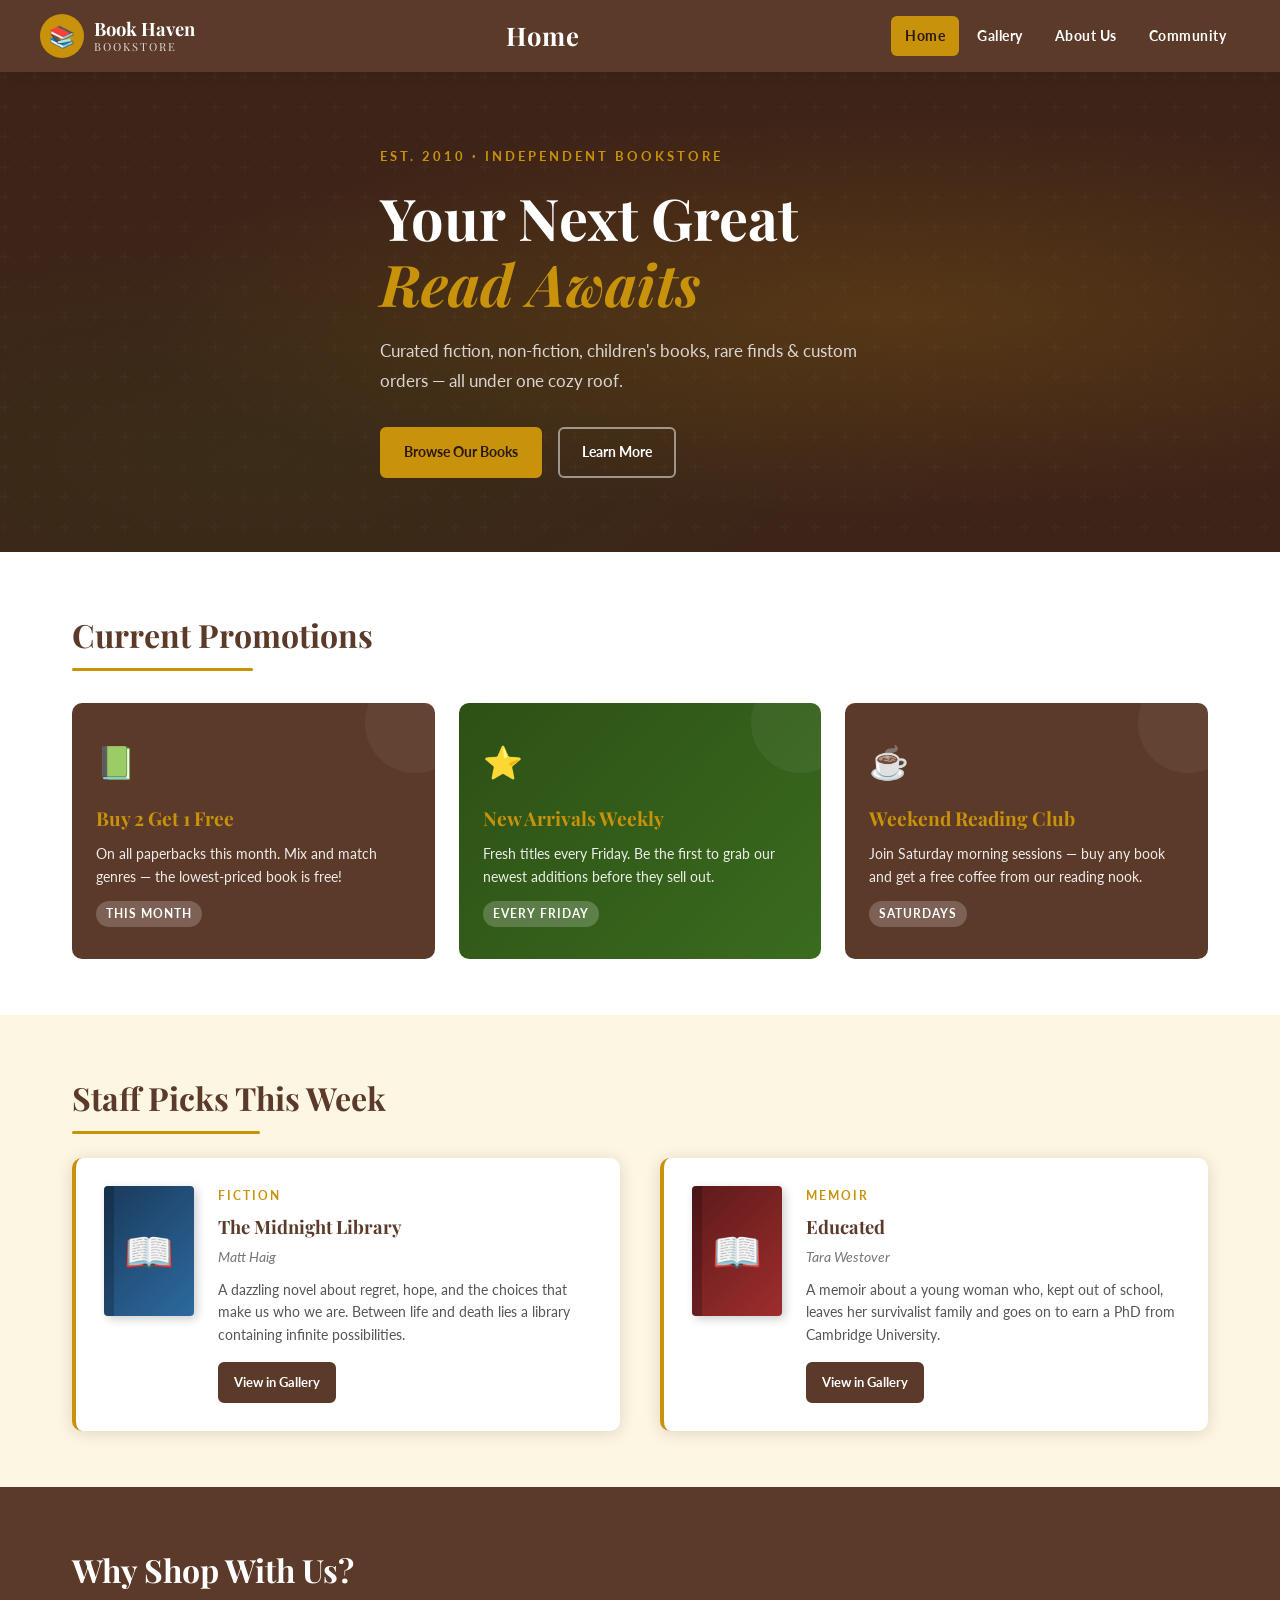
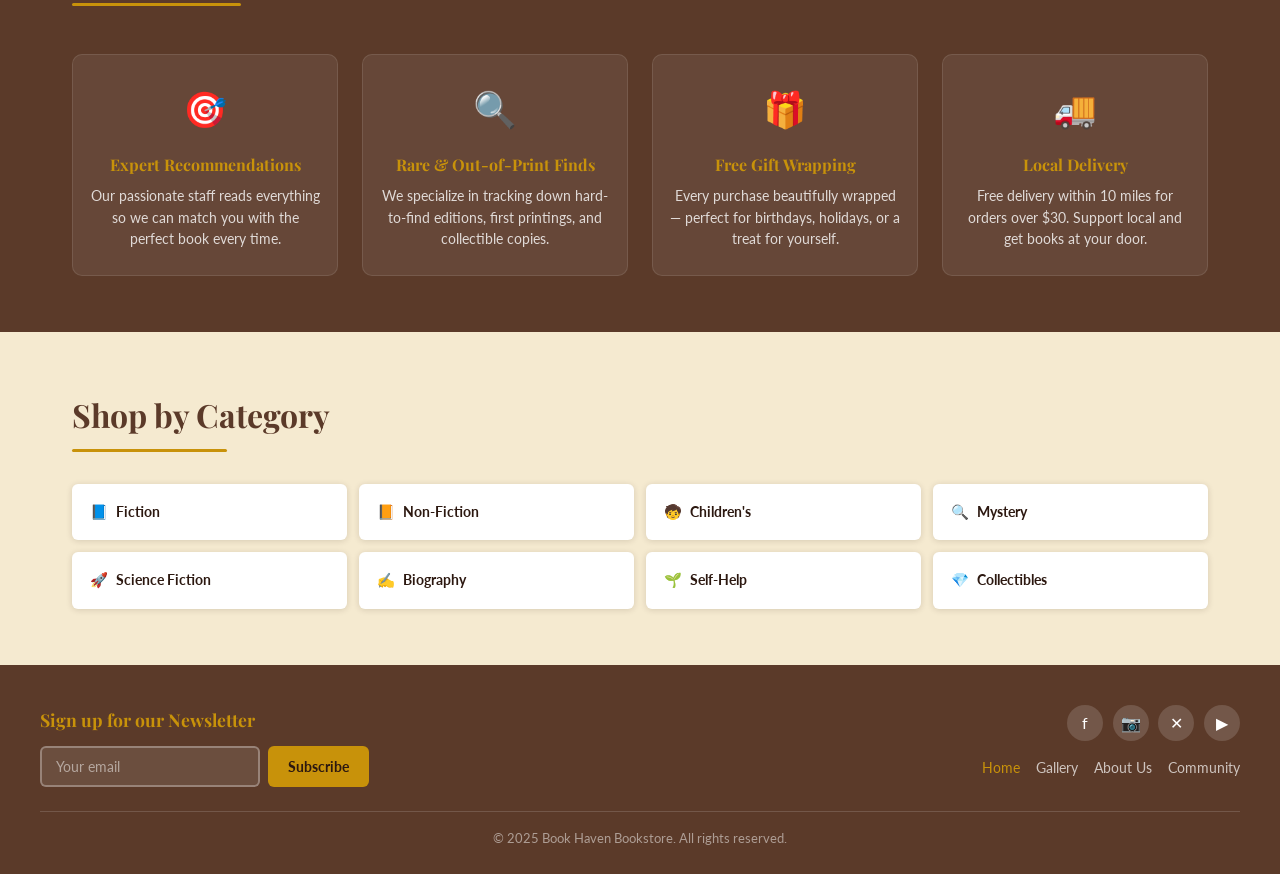
<file: index.html>
<!DOCTYPE html>
<html lang="en">
<head>
  <meta charset="UTF-8" />
  <meta name="viewport" content="width=device-width, initial-scale=1.0" />
  <meta name="description" content="Book Haven Bookstore — Your local independent bookstore for fiction, non-fiction, children's books, and rare finds." />
  <title>Home | Book Haven Bookstore</title>
  <link rel="stylesheet" href="style.css" />
  <link rel="stylesheet" href="home.css" />
</head>
<body>

  <a href="#main-content" class="skip-link">Skip to main content</a>

  <!-- HEADER -->
  <header>
    <div class="header-inner">
      <a href="index.html" class="logo-link" aria-label="Book Haven Bookstore — Home">
        <div class="logo-icon" aria-hidden="true">📚</div>
        <div class="logo-text">Book Haven<span>Bookstore</span></div>
      </a>
      <span class="page-title" aria-hidden="true">Home</span>
      <nav class="desktop-nav" aria-label="Main navigation">
        <a href="index.html">Home</a>
        <a href="gallery.html">Gallery</a>
        <a href="about.html">About Us</a>
        <a href="community.html">Community</a>
      </nav>
      <button class="hamburger" id="hamburger" aria-label="Toggle navigation menu" aria-expanded="false" aria-controls="mobile-nav">
        <span></span><span></span><span></span>
      </button>
    </div>
    <nav class="mobile-nav" id="mobile-nav" aria-label="Mobile navigation">
      <a href="index.html">🏠 Home</a>
      <a href="gallery.html">📖 Gallery</a>
      <a href="about.html">ℹ️ About Us</a>
      <a href="community.html">🌱 Community</a>
    </nav>
  </header>

  <!-- MAIN -->
  <main id="main-content">

    <!-- HERO -->
    <section class="hero" aria-labelledby="hero-heading">
      <div class="hero-bg" aria-hidden="true"></div>
      <div class="container hero-content">
        <p class="hero-eyebrow">Est. 2010 · Independent Bookstore</p>
        <h1 id="hero-heading">Your Next Great<br><em>Read Awaits</em></h1>
        <p class="hero-sub">Curated fiction, non-fiction, children's books, rare finds &amp; custom orders — all under one cozy roof.</p>
        <div class="hero-actions">
          <a href="gallery.html" class="btn btn-gold">Browse Our Books</a>
          <a href="about.html" class="btn btn-outline-white">Learn More</a>
        </div>
      </div>
    </section>

    <!-- PROMOS -->
    <section class="promos" aria-labelledby="promos-heading">
      <div class="container">
        <h2 id="promos-heading" class="section-title">Current Promotions</h2>
        <div class="promo-grid">
          <article class="promo-card">
            <div class="promo-icon" aria-hidden="true">📗</div>
            <h3>Buy 2 Get 1 Free</h3>
            <p>On all paperbacks this month. Mix and match genres — the lowest-priced book is free!</p>
            <span class="promo-badge">This Month</span>
          </article>
          <article class="promo-card promo-card--featured">
            <div class="promo-icon" aria-hidden="true">⭐</div>
            <h3>New Arrivals Weekly</h3>
            <p>Fresh titles every Friday. Be the first to grab our newest additions before they sell out.</p>
            <span class="promo-badge">Every Friday</span>
          </article>
          <article class="promo-card">
            <div class="promo-icon" aria-hidden="true">☕</div>
            <h3>Weekend Reading Club</h3>
            <p>Join Saturday morning sessions — buy any book and get a free coffee from our reading nook.</p>
            <span class="promo-badge">Saturdays</span>
          </article>
        </div>
      </div>
    </section>

    <!-- FEATURED BOOKS -->
    <section class="featured" aria-labelledby="featured-heading">
      <div class="container">
        <h2 id="featured-heading" class="section-title">Staff Picks This Week</h2>
        <div class="featured-grid">
          <article class="featured-book">
            <div class="book-cover book-cover--1" aria-label="Book cover for The Midnight Library">
              <span>📖</span>
              <div class="book-spine"></div>
            </div>
            <div class="book-info">
              <p class="book-genre">Fiction</p>
              <h3>The Midnight Library</h3>
              <p class="book-author">Matt Haig</p>
              <p class="book-desc">A dazzling novel about regret, hope, and the choices that make us who we are. Between life and death lies a library containing infinite possibilities.</p>
              <a href="gallery.html" class="btn btn-primary btn-sm">View in Gallery</a>
            </div>
          </article>
          <article class="featured-book">
            <div class="book-cover book-cover--2" aria-label="Book cover for Educated">
              <span>📖</span>
              <div class="book-spine"></div>
            </div>
            <div class="book-info">
              <p class="book-genre">Memoir</p>
              <h3>Educated</h3>
              <p class="book-author">Tara Westover</p>
              <p class="book-desc">A memoir about a young woman who, kept out of school, leaves her survivalist family and goes on to earn a PhD from Cambridge University.</p>
              <a href="gallery.html" class="btn btn-primary btn-sm">View in Gallery</a>
            </div>
          </article>
        </div>
      </div>
    </section>

    <!-- PERKS -->
    <section class="perks" aria-labelledby="perks-heading">
      <div class="container">
        <h2 id="perks-heading" class="section-title" style="color:var(--white);">Why Shop With Us?</h2>
        <div class="perks-grid">
          <div class="perk-item">
            <div class="perk-icon" aria-hidden="true">🎯</div>
            <h3>Expert Recommendations</h3>
            <p>Our passionate staff reads everything so we can match you with the perfect book every time.</p>
          </div>
          <div class="perk-item">
            <div class="perk-icon" aria-hidden="true">🔍</div>
            <h3>Rare &amp; Out-of-Print Finds</h3>
            <p>We specialize in tracking down hard-to-find editions, first printings, and collectible copies.</p>
          </div>
          <div class="perk-item">
            <div class="perk-icon" aria-hidden="true">🎁</div>
            <h3>Free Gift Wrapping</h3>
            <p>Every purchase beautifully wrapped — perfect for birthdays, holidays, or a treat for yourself.</p>
          </div>
          <div class="perk-item">
            <div class="perk-icon" aria-hidden="true">🚚</div>
            <h3>Local Delivery</h3>
            <p>Free delivery within 10 miles for orders over $30. Support local and get books at your door.</p>
          </div>
        </div>
      </div>
    </section>

    <!-- CATEGORIES -->
    <section class="categories" aria-labelledby="categories-heading">
      <div class="container">
        <h2 id="categories-heading" class="section-title">Shop by Category</h2>
        <ul class="categories-grid" role="list">
          <li><a href="gallery.html" class="category-link"><span aria-hidden="true">📘</span> Fiction</a></li>
          <li><a href="gallery.html" class="category-link"><span aria-hidden="true">📙</span> Non-Fiction</a></li>
          <li><a href="gallery.html" class="category-link"><span aria-hidden="true">🧒</span> Children's</a></li>
          <li><a href="gallery.html" class="category-link"><span aria-hidden="true">🔍</span> Mystery</a></li>
          <li><a href="gallery.html" class="category-link"><span aria-hidden="true">🚀</span> Science Fiction</a></li>
          <li><a href="gallery.html" class="category-link"><span aria-hidden="true">✍️</span> Biography</a></li>
          <li><a href="gallery.html" class="category-link"><span aria-hidden="true">🌱</span> Self-Help</a></li>
          <li><a href="gallery.html" class="category-link"><span aria-hidden="true">💎</span> Collectibles</a></li>
        </ul>
      </div>
    </section>

  </main>

  <!-- FOOTER -->
  <footer>
    <div class="footer-inner">
      <div class="footer-subscribe">
        <h3>Sign up for our Newsletter</h3>
        <form class="subscribe-form" aria-label="Newsletter signup">
          <input type="email" placeholder="Your email" required aria-label="Email address" />
          <button type="submit" class="btn-subscribe">Subscribe</button>
        </form>
      </div>
      <div class="footer-right">
        <nav class="social-links" aria-label="Social media links">
          <a href="#" aria-label="Facebook"><span aria-hidden="true">f</span></a>
          <a href="#" aria-label="Instagram"><span aria-hidden="true">📷</span></a>
          <a href="#" aria-label="Twitter/X"><span aria-hidden="true">✕</span></a>
          <a href="#" aria-label="YouTube"><span aria-hidden="true">▶</span></a>
        </nav>
        <nav class="footer-nav" aria-label="Footer navigation">
          <a href="index.html">Home</a>
          <a href="gallery.html">Gallery</a>
          <a href="about.html">About Us</a>
          <a href="community.html">Community</a>
        </nav>
      </div>
    </div>
    <div class="footer-bottom">
      <p>© 2025 Book Haven Bookstore. All rights reserved.</p>
    </div>
  </footer>

  <script src="main.js"></script>
</body>
</html>
</file>
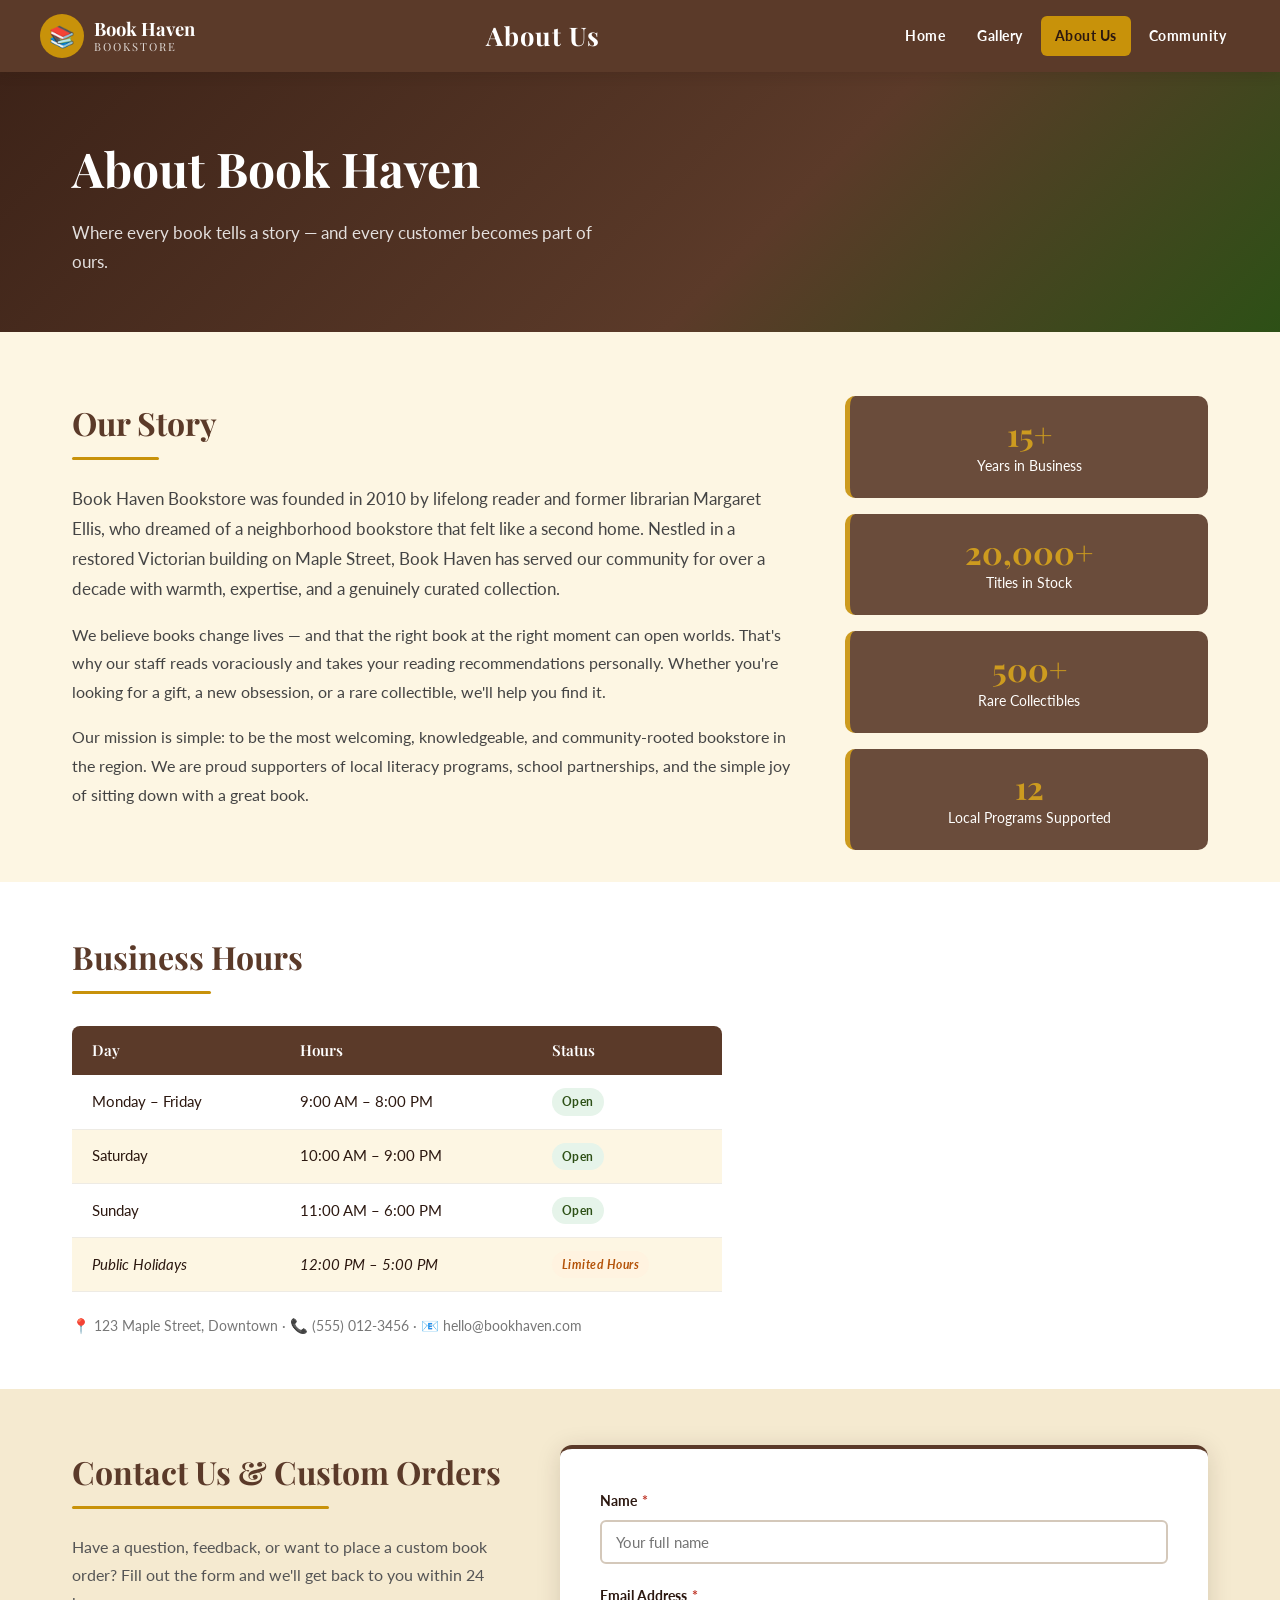
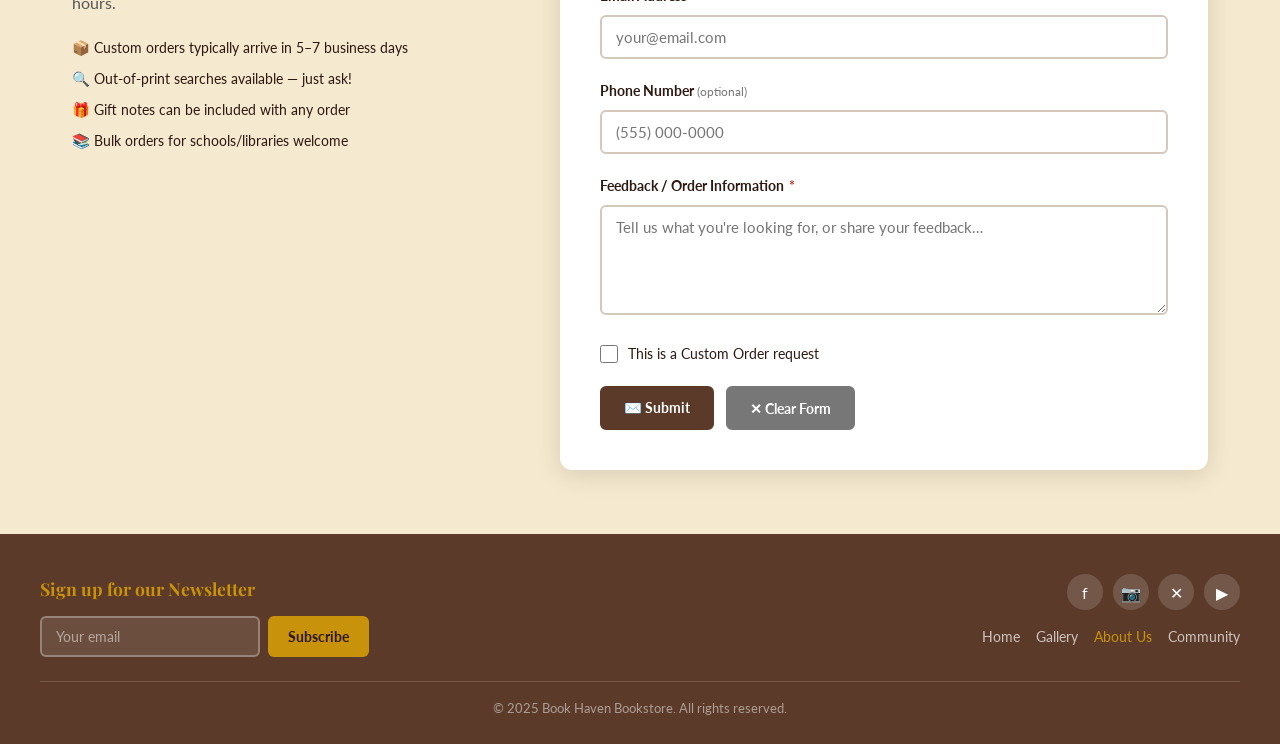
<file: about.html>
<!DOCTYPE html>
<html lang="en">
<head>
  <meta charset="UTF-8" />
  <meta name="viewport" content="width=device-width, initial-scale=1.0" />
  <meta name="description" content="Learn about Book Haven Bookstore — our story, hours, and how to reach us for orders and feedback." />
  <title>About Us | Book Haven Bookstore</title>
  <link rel="stylesheet" href="style.css" />
  <link rel="stylesheet" href="about.css" />
</head>
<body>

  <a href="#main-content" class="skip-link">Skip to main content</a>

  <!-- HEADER -->
  <header>
    <div class="header-inner">
      <a href="index.html" class="logo-link" aria-label="Book Haven Bookstore — Home">
        <div class="logo-icon" aria-hidden="true">📚</div>
        <div class="logo-text">Book Haven<span>Bookstore</span></div>
      </a>
      <span class="page-title" aria-hidden="true">About Us</span>
      <nav class="desktop-nav" aria-label="Main navigation">
        <a href="index.html">Home</a>
        <a href="gallery.html">Gallery</a>
        <a href="about.html">About Us</a>
        <a href="community.html">Community</a>
      </nav>
      <button class="hamburger" id="hamburger" aria-label="Toggle navigation menu" aria-expanded="false" aria-controls="mobile-nav">
        <span></span><span></span><span></span>
      </button>
    </div>
    <nav class="mobile-nav" id="mobile-nav" aria-label="Mobile navigation">
      <a href="index.html">🏠 Home</a>
      <a href="gallery.html">📖 Gallery</a>
      <a href="about.html">ℹ️ About Us</a>
      <a href="community.html">🌱 Community</a>
    </nav>
  </header>

  <!-- MAIN -->
  <main id="main-content">

    <!-- ABOUT HERO BANNER -->
    <div class="about-banner">
      <div class="container">
        <h1>About Book Haven</h1>
        <p>Where every book tells a story — and every customer becomes part of ours.</p>
      </div>
    </div>

    <!-- ABOUT CONTENT -->
    <section class="about-section">
      <div class="container about-grid">

        <div class="about-text">
          <h2 class="section-title">Our Story</h2>
          <p>Book Haven Bookstore was founded in 2010 by lifelong reader and former librarian Margaret Ellis, who dreamed of a neighborhood bookstore that felt like a second home. Nestled in a restored Victorian building on Maple Street, Book Haven has served our community for over a decade with warmth, expertise, and a genuinely curated collection.</p>
          <p>We believe books change lives — and that the right book at the right moment can open worlds. That's why our staff reads voraciously and takes your reading recommendations personally. Whether you're looking for a gift, a new obsession, or a rare collectible, we'll help you find it.</p>
          <p>Our mission is simple: to be the most welcoming, knowledgeable, and community-rooted bookstore in the region. We are proud supporters of local literacy programs, school partnerships, and the simple joy of sitting down with a great book.</p>
        </div>

        <div class="about-sidebar">
          <div class="about-stat"><span>15+</span> Years in Business</div>
          <div class="about-stat"><span>20,000+</span> Titles in Stock</div>
          <div class="about-stat"><span>500+</span> Rare Collectibles</div>
          <div class="about-stat"><span>12</span> Local Programs Supported</div>
        </div>

      </div>
    </section>

    <!-- BUSINESS HOURS -->
    <section class="hours-section" aria-labelledby="hours-heading">
      <div class="container">
        <h2 id="hours-heading" class="section-title">Business Hours</h2>
        <div class="hours-table-wrap">
          <table class="hours-table" aria-label="Store business hours">
            <caption class="visually-hidden">Book Haven Bookstore hours of operation</caption>
            <thead>
              <tr>
                <th scope="col">Day</th>
                <th scope="col">Hours</th>
                <th scope="col">Status</th>
              </tr>
            </thead>
            <tbody>
              <tr>
                <td>Monday – Friday</td>
                <td>9:00 AM – 8:00 PM</td>
                <td><span class="status open">Open</span></td>
              </tr>
              <tr>
                <td>Saturday</td>
                <td>10:00 AM – 9:00 PM</td>
                <td><span class="status open">Open</span></td>
              </tr>
              <tr>
                <td>Sunday</td>
                <td>11:00 AM – 6:00 PM</td>
                <td><span class="status open">Open</span></td>
              </tr>
              <tr class="holiday-row">
                <td>Public Holidays</td>
                <td>12:00 PM – 5:00 PM</td>
                <td><span class="status limited">Limited Hours</span></td>
              </tr>
            </tbody>
          </table>
        </div>
        <p class="hours-note">📍 123 Maple Street, Downtown · 📞 (555) 012-3456 · 📧 hello@bookhaven.com</p>
      </div>
    </section>

    <!-- CONTACT / CUSTOM ORDER FORM -->
    <section class="contact-section" aria-labelledby="contact-heading">
      <div class="container">
        <div class="contact-grid">

          <div class="contact-intro">
            <h2 id="contact-heading" class="section-title">Contact Us &amp; Custom Orders</h2>
            <p>Have a question, feedback, or want to place a custom book order? Fill out the form and we'll get back to you within 24 hours.</p>
            <ul class="contact-bullets">
              <li>📦 Custom orders typically arrive in 5–7 business days</li>
              <li>🔍 Out-of-print searches available — just ask!</li>
              <li>🎁 Gift notes can be included with any order</li>
              <li>📚 Bulk orders for schools/libraries welcome</li>
            </ul>
          </div>

          <form id="contact-form" class="contact-form" novalidate aria-labelledby="contact-heading">
            <div class="form-group">
              <label for="name">Name <span class="required" aria-label="required">*</span></label>
              <input type="text" id="name" name="name" placeholder="Your full name" autocomplete="name" />
            </div>
            <div class="form-group">
              <label for="email">Email Address <span class="required" aria-label="required">*</span></label>
              <input type="email" id="email" name="email" placeholder="your@email.com" autocomplete="email" />
            </div>
            <div class="form-group">
              <label for="phone">Phone Number <span class="optional">(optional)</span></label>
              <input type="tel" id="phone" name="phone" placeholder="(555) 000-0000" autocomplete="tel" />
            </div>
            <div class="form-group">
              <label for="feedback">Feedback / Order Information <span class="required" aria-label="required">*</span></label>
              <textarea id="feedback" name="feedback" placeholder="Tell us what you're looking for, or share your feedback…"></textarea>
            </div>
            <div class="form-group checkbox-group">
              <input type="checkbox" id="custom-order" name="custom-order" />
              <label for="custom-order">This is a Custom Order request</label>
            </div>
            <div class="form-actions">
              <button type="submit" class="btn btn-primary">✉️ Submit</button>
              <button type="button" id="clear-form-btn" class="btn btn-gray">✕ Clear Form</button>
            </div>
          </form>

        </div>
      </div>
    </section>

  </main>

  <!-- FOOTER -->
  <footer>
    <div class="footer-inner">
      <div class="footer-subscribe">
        <h3>Sign up for our Newsletter</h3>
        <form class="subscribe-form" aria-label="Newsletter signup">
          <input type="email" placeholder="Your email" required aria-label="Email address" />
          <button type="submit" class="btn-subscribe">Subscribe</button>
        </form>
      </div>
      <div class="footer-right">
        <nav class="social-links" aria-label="Social media links">
          <a href="#" aria-label="Facebook"><span aria-hidden="true">f</span></a>
          <a href="#" aria-label="Instagram"><span aria-hidden="true">📷</span></a>
          <a href="#" aria-label="Twitter/X"><span aria-hidden="true">✕</span></a>
          <a href="#" aria-label="YouTube"><span aria-hidden="true">▶</span></a>
        </nav>
        <nav class="footer-nav" aria-label="Footer navigation">
          <a href="index.html">Home</a>
          <a href="gallery.html">Gallery</a>
          <a href="about.html">About Us</a>
          <a href="community.html">Community</a>
        </nav>
      </div>
    </div>
    <div class="footer-bottom"><p>© 2025 Book Haven Bookstore. All rights reserved.</p></div>
  </footer>

  <script src="main.js"></script>
</body>
</html>
</file>
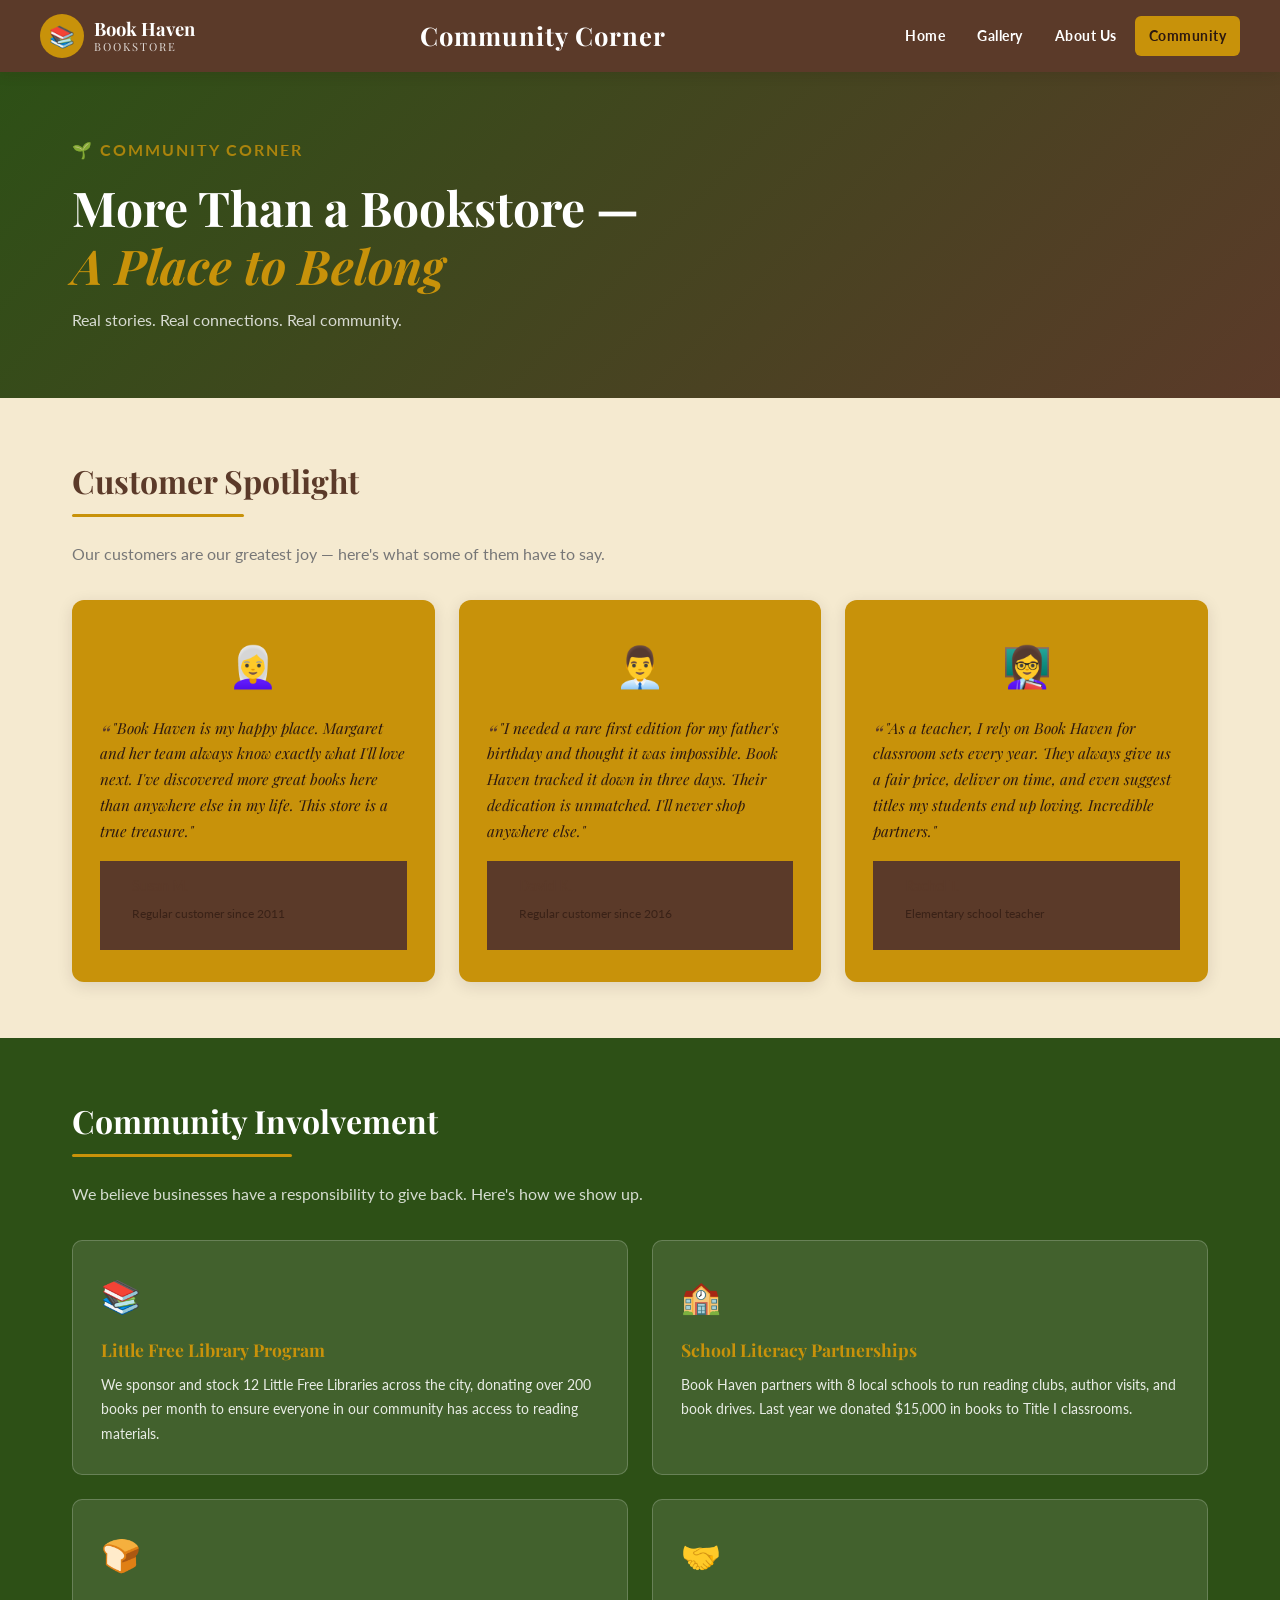
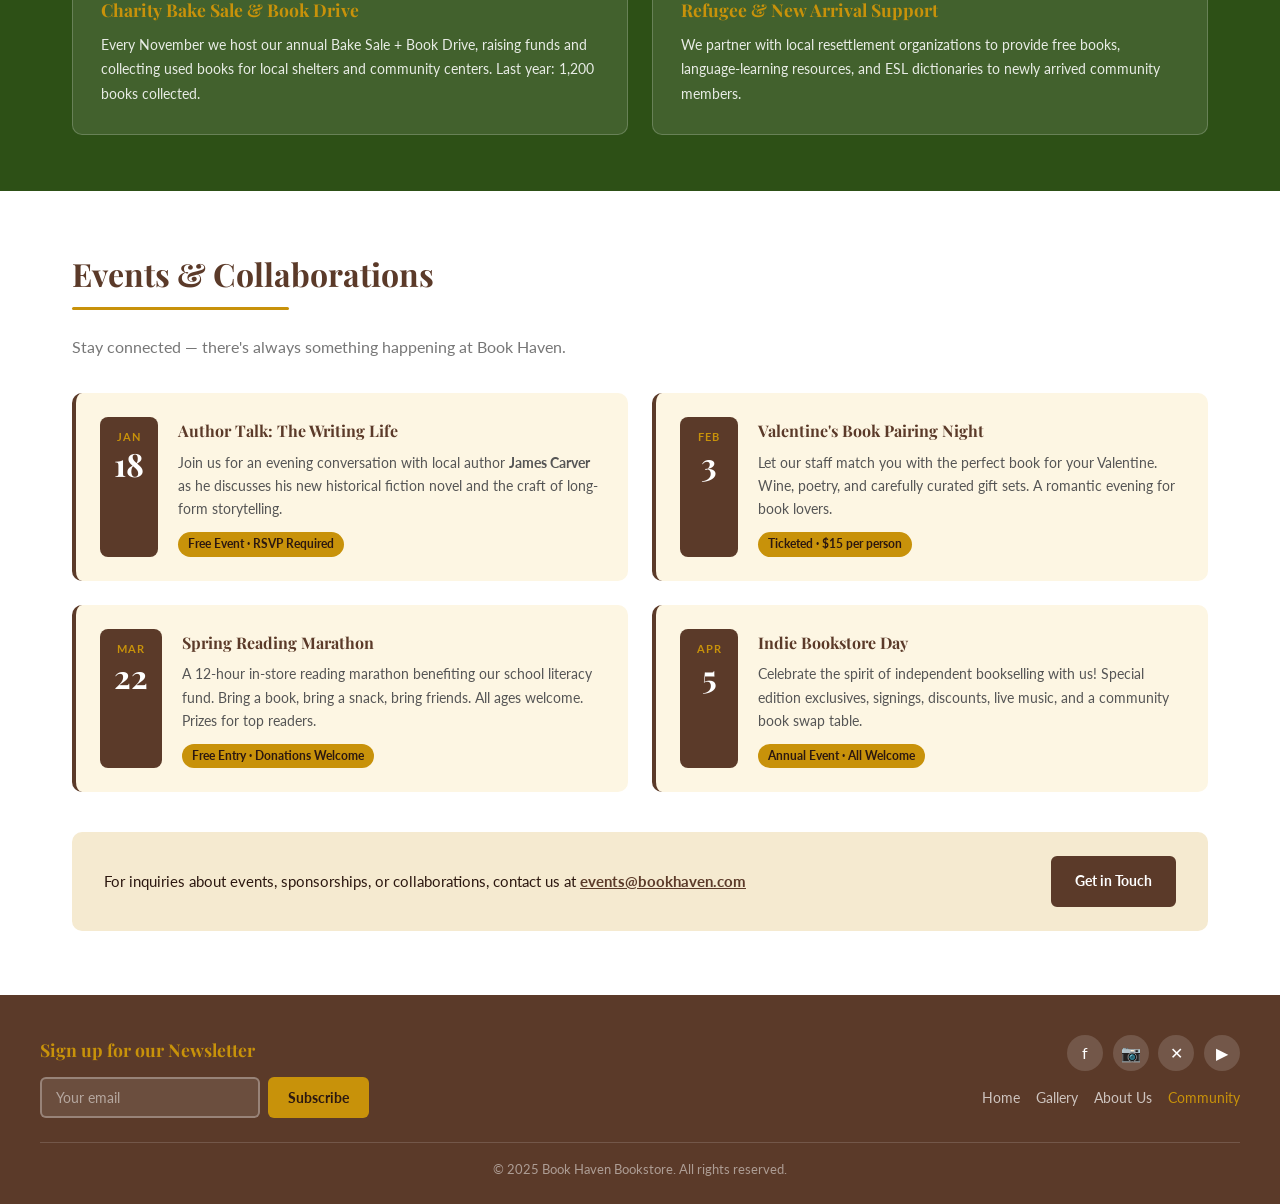
<file: community.html>
<!DOCTYPE html>
<html lang="en">
<head>
  <meta charset="UTF-8" />
  <meta name="viewport" content="width=device-width, initial-scale=1.0" />
  <meta name="description" content="Book Haven Community Corner — customer spotlights, community involvement, and upcoming events." />
  <title>Community Corner | Book Haven Bookstore</title>
  <link rel="stylesheet" href="style.css" />
  <link rel="stylesheet" href="community.css" />
</head>
<body>

  <a href="#main-content" class="skip-link">Skip to main content</a>

  <!-- HEADER -->
  <header>
    <div class="header-inner">
      <a href="index.html" class="logo-link" aria-label="Book Haven Bookstore — Home">
        <div class="logo-icon" aria-hidden="true">📚</div>
        <div class="logo-text">Book Haven<span>Bookstore</span></div>
      </a>
      <span class="page-title" aria-hidden="true">Community Corner</span>
      <nav class="desktop-nav" aria-label="Main navigation">
        <a href="index.html">Home</a>
        <a href="gallery.html">Gallery</a>
        <a href="about.html">About Us</a>
        <a href="community.html">Community</a>
      </nav>
      <button class="hamburger" id="hamburger" aria-label="Toggle navigation menu" aria-expanded="false" aria-controls="mobile-nav">
        <span></span><span></span><span></span>
      </button>
    </div>
    <nav class="mobile-nav" id="mobile-nav" aria-label="Mobile navigation">
      <a href="index.html">🏠 Home</a>
      <a href="gallery.html">📖 Gallery</a>
      <a href="about.html">ℹ️ About Us</a>
      <a href="community.html">🌱 Community</a>
    </nav>
  </header>

  <!-- MAIN -->
  <main id="main-content">

    <!-- COMMUNITY BANNER -->
    <div class="community-banner">
      <div class="container">
        <p class="banner-eyebrow">🌱 Community Corner</p>
        <h1>More Than a Bookstore —<br><em>A Place to Belong</em></h1>
        <p>Real stories. Real connections. Real community.</p>
      </div>
    </div>

    <!-- CUSTOMER SPOTLIGHT -->
    <section class="spotlight-section" aria-labelledby="spotlight-heading">
      <div class="container">
        <h2 id="spotlight-heading" class="section-title">Customer Spotlight</h2>
        <p class="section-sub">Our customers are our greatest joy — here's what some of them have to say.</p>
        <div class="spotlight-grid">

          <article class="testimonial-card">
            <div class="testimonial-avatar" aria-hidden="true">👩‍🦳</div>
            <blockquote>
              <p>"Book Haven is my happy place. Margaret and her team always know exactly what I'll love next. I've discovered more great books here than anywhere else in my life. This store is a true treasure."</p>
            </blockquote>
            <footer>
              <strong>Susan M.</strong>
              <span>Regular customer since 2011</span>
            </footer>
          </article>

          <article class="testimonial-card">
            <div class="testimonial-avatar" aria-hidden="true">👨‍💼</div>
            <blockquote>
              <p>"I needed a rare first edition for my father's birthday and thought it was impossible. Book Haven tracked it down in three days. Their dedication is unmatched. I'll never shop anywhere else."</p>
            </blockquote>
            <footer>
              <strong>David K.</strong>
              <span>Regular customer since 2016</span>
            </footer>
          </article>

          <article class="testimonial-card">
            <div class="testimonial-avatar" aria-hidden="true">👩‍🏫</div>
            <blockquote>
              <p>"As a teacher, I rely on Book Haven for classroom sets every year. They always give us a fair price, deliver on time, and even suggest titles my students end up loving. Incredible partners."</p>
            </blockquote>
            <footer>
              <strong>Rachel T.</strong>
              <span>Elementary school teacher</span>
            </footer>
          </article>

        </div>
      </div>
    </section>

    <!-- COMMUNITY INVOLVEMENT -->
    <section class="involvement-section" aria-labelledby="involvement-heading">
      <div class="container">
        <h2 id="involvement-heading" class="section-title" style="color:var(--white);">Community Involvement</h2>
        <p class="section-sub" style="color:rgba(255,255,255,0.8);">We believe businesses have a responsibility to give back. Here's how we show up.</p>
        <div class="involvement-grid">

          <article class="involvement-card">
            <div class="inv-icon" aria-hidden="true">📚</div>
            <h3>Little Free Library Program</h3>
            <p>We sponsor and stock 12 Little Free Libraries across the city, donating over 200 books per month to ensure everyone in our community has access to reading materials.</p>
          </article>

          <article class="involvement-card">
            <div class="inv-icon" aria-hidden="true">🏫</div>
            <h3>School Literacy Partnerships</h3>
            <p>Book Haven partners with 8 local schools to run reading clubs, author visits, and book drives. Last year we donated $15,000 in books to Title I classrooms.</p>
          </article>

          <article class="involvement-card">
            <div class="inv-icon" aria-hidden="true">🍞</div>
            <h3>Charity Bake Sale &amp; Book Drive</h3>
            <p>Every November we host our annual Bake Sale + Book Drive, raising funds and collecting used books for local shelters and community centers. Last year: 1,200 books collected.</p>
          </article>

          <article class="involvement-card">
            <div class="inv-icon" aria-hidden="true">🤝</div>
            <h3>Refugee &amp; New Arrival Support</h3>
            <p>We partner with local resettlement organizations to provide free books, language-learning resources, and ESL dictionaries to newly arrived community members.</p>
          </article>

        </div>
      </div>
    </section>

    <!-- EVENTS & COLLABORATIONS -->
    <section class="events-section" aria-labelledby="events-heading">
      <div class="container">
        <h2 id="events-heading" class="section-title">Events &amp; Collaborations</h2>
        <p class="section-sub">Stay connected — there's always something happening at Book Haven.</p>
        <div class="events-grid">

          <article class="event-card">
            <div class="event-date">
              <span class="event-month">JAN</span>
              <span class="event-day">18</span>
            </div>
            <div class="event-info">
              <h3>Author Talk: The Writing Life</h3>
              <p>Join us for an evening conversation with local author <strong>James Carver</strong> as he discusses his new historical fiction novel and the craft of long-form storytelling.</p>
              <span class="event-tag">Free Event · RSVP Required</span>
            </div>
          </article>

          <article class="event-card">
            <div class="event-date">
              <span class="event-month">FEB</span>
              <span class="event-day">3</span>
            </div>
            <div class="event-info">
              <h3>Valentine's Book Pairing Night</h3>
              <p>Let our staff match you with the perfect book for your Valentine. Wine, poetry, and carefully curated gift sets. A romantic evening for book lovers.</p>
              <span class="event-tag">Ticketed · $15 per person</span>
            </div>
          </article>

          <article class="event-card">
            <div class="event-date">
              <span class="event-month">MAR</span>
              <span class="event-day">22</span>
            </div>
            <div class="event-info">
              <h3>Spring Reading Marathon</h3>
              <p>A 12-hour in-store reading marathon benefiting our school literacy fund. Bring a book, bring a snack, bring friends. All ages welcome. Prizes for top readers.</p>
              <span class="event-tag">Free Entry · Donations Welcome</span>
            </div>
          </article>

          <article class="event-card">
            <div class="event-date">
              <span class="event-month">APR</span>
              <span class="event-day">5</span>
            </div>
            <div class="event-info">
              <h3>Indie Bookstore Day</h3>
              <p>Celebrate the spirit of independent bookselling with us! Special edition exclusives, signings, discounts, live music, and a community book swap table.</p>
              <span class="event-tag">Annual Event · All Welcome</span>
            </div>
          </article>

        </div>

        <div class="events-cta">
          <p>For inquiries about events, sponsorships, or collaborations, contact us at <a href="mailto:events@bookhaven.com" class="events-email">events@bookhaven.com</a></p>
          <a href="about.html" class="btn btn-primary">Get in Touch</a>
        </div>
      </div>
    </section>

  </main>

  <!-- FOOTER -->
  <footer>
    <div class="footer-inner">
      <div class="footer-subscribe">
        <h3>Sign up for our Newsletter</h3>
        <form class="subscribe-form" aria-label="Newsletter signup">
          <input type="email" placeholder="Your email" required aria-label="Email address" />
          <button type="submit" class="btn-subscribe">Subscribe</button>
        </form>
      </div>
      <div class="footer-right">
        <nav class="social-links" aria-label="Social media links">
          <a href="#" aria-label="Facebook"><span aria-hidden="true">f</span></a>
          <a href="#" aria-label="Instagram"><span aria-hidden="true">📷</span></a>
          <a href="#" aria-label="Twitter/X"><span aria-hidden="true">✕</span></a>
          <a href="#" aria-label="YouTube"><span aria-hidden="true">▶</span></a>
        </nav>
        <nav class="footer-nav" aria-label="Footer navigation">
          <a href="index.html">Home</a>
          <a href="gallery.html">Gallery</a>
          <a href="about.html">About Us</a>
          <a href="community.html">Community</a>
        </nav>
      </div>
    </div>
    <div class="footer-bottom"><p>© 2025 Book Haven Bookstore. All rights reserved.</p></div>
  </footer>

  <script src="main.js"></script>
</body>
</html>
</file>
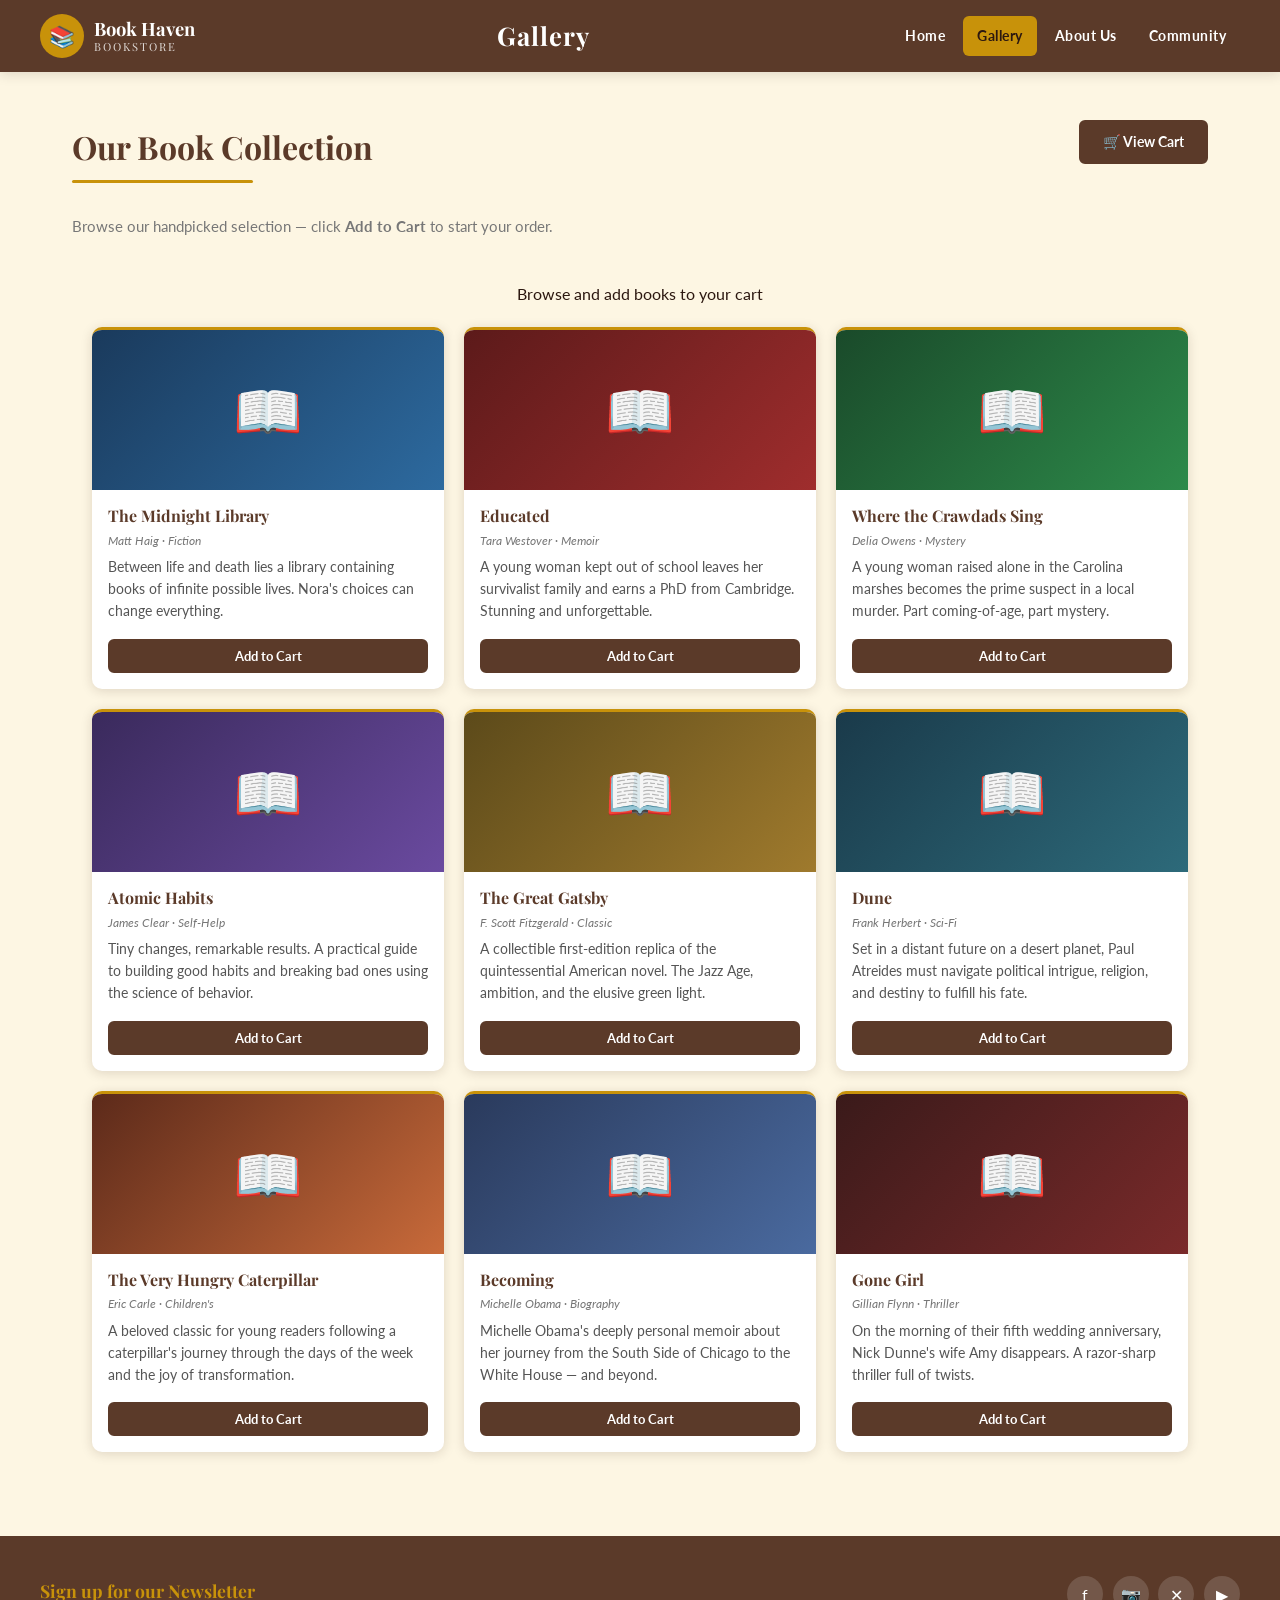
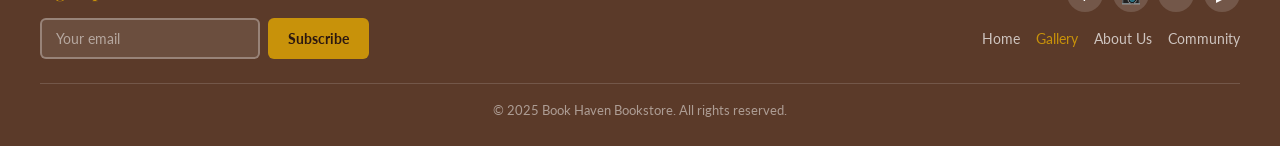
<file: gallery.html>
<!DOCTYPE html>
<html lang="en">
<head>
  <meta charset="UTF-8" />
  <meta name="viewport" content="width=device-width, initial-scale=1.0" />
  <meta name="description" content="Browse Book Haven Bookstore's curated selection — add books to your cart and shop online." />
  <title>Gallery | Book Haven Bookstore</title>
  <link rel="stylesheet" href="style.css" />
  <link rel="stylesheet" href="gallery.css" />
</head>
<body>

  <a href="#main-content" class="skip-link">Skip to main content</a>

  <!-- HEADER -->
  <header>
    <div class="header-inner">
      <a href="index.html" class="logo-link" aria-label="Book Haven Bookstore — Home">
        <div class="logo-icon" aria-hidden="true">📚</div>
        <div class="logo-text">Book Haven<span>Bookstore</span></div>
      </a>
      <span class="page-title" aria-hidden="true">Gallery</span>
      <nav class="desktop-nav" aria-label="Main navigation">
        <a href="index.html">Home</a>
        <a href="gallery.html">Gallery</a>
        <a href="about.html">About Us</a>
        <a href="community.html">Community</a>
      </nav>
      <button class="hamburger" id="hamburger" aria-label="Toggle navigation menu" aria-expanded="false" aria-controls="mobile-nav">
        <span></span><span></span><span></span>
      </button>
    </div>
    <nav class="mobile-nav" id="mobile-nav" aria-label="Mobile navigation">
      <a href="index.html">🏠 Home</a>
      <a href="gallery.html">📖 Gallery</a>
      <a href="about.html">ℹ️ About Us</a>
      <a href="community.html">🌱 Community</a>
    </nav>
  </header>

  <!-- MAIN -->
  <main id="main-content">
    <section class="gallery-section">
      <div class="container">

        <div class="gallery-header">
          <div>
            <h1 class="section-title">Our Book Collection</h1>
            <p class="gallery-sub">Browse our handpicked selection — click <strong>Add to Cart</strong> to start your order.</p>
          </div>
          <button class="btn btn-primary" id="view-cart-btn" aria-label="View your shopping cart">
            🛒 View Cart
          </button>
        </div>

        <!-- BOOK TABLE (3×3 grid for desktop, responsive cards on mobile) -->
        <div class="books-table-wrapper" role="region" aria-label="Book catalog">
          <table class="books-table" aria-label="Available books">
            <caption class="visually-hidden">Browse and add books to your cart</caption>
            <tbody>

              <!-- Row 1 -->
              <tr>
                <td>
                  <article class="book-card">
                    <div class="book-thumb bt-1" aria-label="Cover of The Midnight Library">📖</div>
                    <h3>The Midnight Library</h3>
                    <p class="book-meta">Matt Haig · Fiction</p>
                    <p class="book-blurb">Between life and death lies a library containing books of infinite possible lives. Nora's choices can change everything.</p>
                    <button class="btn btn-primary btn-sm btn-add-cart" data-item="The Midnight Library">Add to Cart</button>
                  </article>
                </td>
                <td>
                  <article class="book-card">
                    <div class="book-thumb bt-2" aria-label="Cover of Educated">📖</div>
                    <h3>Educated</h3>
                    <p class="book-meta">Tara Westover · Memoir</p>
                    <p class="book-blurb">A young woman kept out of school leaves her survivalist family and earns a PhD from Cambridge. Stunning and unforgettable.</p>
                    <button class="btn btn-primary btn-sm btn-add-cart" data-item="Educated">Add to Cart</button>
                  </article>
                </td>
                <td>
                  <article class="book-card">
                    <div class="book-thumb bt-3" aria-label="Cover of Where the Crawdads Sing">📖</div>
                    <h3>Where the Crawdads Sing</h3>
                    <p class="book-meta">Delia Owens · Mystery</p>
                    <p class="book-blurb">A young woman raised alone in the Carolina marshes becomes the prime suspect in a local murder. Part coming-of-age, part mystery.</p>
                    <button class="btn btn-primary btn-sm btn-add-cart" data-item="Where the Crawdads Sing">Add to Cart</button>
                  </article>
                </td>
              </tr>

              <!-- Row 2 -->
              <tr>
                <td>
                  <article class="book-card">
                    <div class="book-thumb bt-4" aria-label="Cover of Atomic Habits">📖</div>
                    <h3>Atomic Habits</h3>
                    <p class="book-meta">James Clear · Self-Help</p>
                    <p class="book-blurb">Tiny changes, remarkable results. A practical guide to building good habits and breaking bad ones using the science of behavior.</p>
                    <button class="btn btn-primary btn-sm btn-add-cart" data-item="Atomic Habits">Add to Cart</button>
                  </article>
                </td>
                <td>
                  <article class="book-card">
                    <div class="book-thumb bt-5" aria-label="Cover of The Great Gatsby">📖</div>
                    <h3>The Great Gatsby</h3>
                    <p class="book-meta">F. Scott Fitzgerald · Classic</p>
                    <p class="book-blurb">A collectible first-edition replica of the quintessential American novel. The Jazz Age, ambition, and the elusive green light.</p>
                    <button class="btn btn-primary btn-sm btn-add-cart" data-item="The Great Gatsby (Collectible)">Add to Cart</button>
                  </article>
                </td>
                <td>
                  <article class="book-card">
                    <div class="book-thumb bt-6" aria-label="Cover of Dune">📖</div>
                    <h3>Dune</h3>
                    <p class="book-meta">Frank Herbert · Sci-Fi</p>
                    <p class="book-blurb">Set in a distant future on a desert planet, Paul Atreides must navigate political intrigue, religion, and destiny to fulfill his fate.</p>
                    <button class="btn btn-primary btn-sm btn-add-cart" data-item="Dune">Add to Cart</button>
                  </article>
                </td>
              </tr>

              <!-- Row 3 -->
              <tr>
                <td>
                  <article class="book-card">
                    <div class="book-thumb bt-7" aria-label="Cover of The Very Hungry Caterpillar">📖</div>
                    <h3>The Very Hungry Caterpillar</h3>
                    <p class="book-meta">Eric Carle · Children's</p>
                    <p class="book-blurb">A beloved classic for young readers following a caterpillar's journey through the days of the week and the joy of transformation.</p>
                    <button class="btn btn-primary btn-sm btn-add-cart" data-item="The Very Hungry Caterpillar">Add to Cart</button>
                  </article>
                </td>
                <td>
                  <article class="book-card">
                    <div class="book-thumb bt-8" aria-label="Cover of Becoming">📖</div>
                    <h3>Becoming</h3>
                    <p class="book-meta">Michelle Obama · Biography</p>
                    <p class="book-blurb">Michelle Obama's deeply personal memoir about her journey from the South Side of Chicago to the White House — and beyond.</p>
                    <button class="btn btn-primary btn-sm btn-add-cart" data-item="Becoming">Add to Cart</button>
                  </article>
                </td>
                <td>
                  <article class="book-card">
                    <div class="book-thumb bt-9" aria-label="Cover of Gone Girl">📖</div>
                    <h3>Gone Girl</h3>
                    <p class="book-meta">Gillian Flynn · Thriller</p>
                    <p class="book-blurb">On the morning of their fifth wedding anniversary, Nick Dunne's wife Amy disappears. A razor-sharp thriller full of twists.</p>
                    <button class="btn btn-primary btn-sm btn-add-cart" data-item="Gone Girl">Add to Cart</button>
                  </article>
                </td>
              </tr>

            </tbody>
          </table>
        </div>
      </div>
    </section>
  </main>

  <!-- SHOPPING CART MODAL -->
  <div class="modal-overlay" id="cart-modal" role="dialog" aria-modal="true" aria-labelledby="cart-title">
    <div class="modal">
      <button class="modal-close" id="cart-close" aria-label="Close cart" data-first-focus>✕</button>
      <h2 id="cart-title">🛒 Your Cart</h2>
      <div id="cart-items-list">
        <p class="cart-empty-msg">Your cart is empty.</p>
      </div>
      <div class="modal-actions">
        <button class="btn btn-gray" id="clear-cart-btn">🗑 Clear Cart</button>
        <button class="btn btn-green" id="process-order-btn">✔ Process Order</button>
      </div>
    </div>
  </div>

  <!-- FOOTER -->
  <footer>
    <div class="footer-inner">
      <div class="footer-subscribe">
        <h3>Sign up for our Newsletter</h3>
        <form class="subscribe-form" aria-label="Newsletter signup">
          <input type="email" placeholder="Your email" required aria-label="Email address" />
          <button type="submit" class="btn-subscribe">Subscribe</button>
        </form>
      </div>
      <div class="footer-right">
        <nav class="social-links" aria-label="Social media links">
          <a href="#" aria-label="Facebook"><span aria-hidden="true">f</span></a>
          <a href="#" aria-label="Instagram"><span aria-hidden="true">📷</span></a>
          <a href="#" aria-label="Twitter/X"><span aria-hidden="true">✕</span></a>
          <a href="#" aria-label="YouTube"><span aria-hidden="true">▶</span></a>
        </nav>
        <nav class="footer-nav" aria-label="Footer navigation">
          <a href="index.html">Home</a>
          <a href="gallery.html">Gallery</a>
          <a href="about.html">About Us</a>
          <a href="community.html">Community</a>
        </nav>
      </div>
    </div>
    <div class="footer-bottom"><p>© 2025 Book Haven Bookstore. All rights reserved.</p></div>
  </footer>

  <script src="main.js"></script>
</body>
</html>
</file>
<file: style.css>
/* ============================================
   BOOK HAVEN BOOKSTORE — SHARED STYLES
   ============================================ */

@import url('https://fonts.googleapis.com/css2?family=Playfair+Display:ital,wght@0,400;0,600;0,700;1,400&family=Lato:wght@300;400;700&display=swap');

/* ---- CSS Variables ---- */
:root {
  --mahogany:    #5B3A29;
  --mahogany-dk: #3d2318;
  --cream:       #FDF6E3;
  --cream-dk:    #f5ead0;
  --green:       #2D5016;
  --green-lt:    #3a6b1e;
  --gold:        #C8920A;
  --gold-lt:     #e8ab12;
  --charcoal:    #2C1810;
  --white:       #FFFFFF;
  --gray:        #777777;
  --gray-lt:     #eeebe4;
  --shadow:      rgba(44,24,16,0.15);
  --transition:  0.25s ease;
  --radius:      6px;
  --font-heading:'Playfair Display', Georgia, serif;
  --font-body:   'Lato', 'Helvetica Neue', sans-serif;
}

/* ---- Reset & Base ---- */
*, *::before, *::after { box-sizing: border-box; margin: 0; padding: 0; }
html { scroll-behavior: smooth; font-size: 16px; }
body {
  font-family: var(--font-body);
  background: var(--cream);
  color: var(--charcoal);
  line-height: 1.7;
  min-height: 100vh;
  display: flex;
  flex-direction: column;
}
img { max-width: 100%; height: auto; display: block; }
a { text-decoration: none; color: inherit; }
ul { list-style: none; }

/* ---- Skip link for accessibility ---- */
.skip-link {
  position: absolute;
  top: -999px; left: 6px;
  background: var(--gold);
  color: var(--charcoal);
  padding: 8px 16px;
  border-radius: 0 0 var(--radius) var(--radius);
  font-weight: 700;
  z-index: 9999;
  transition: top 0.2s;
}
.skip-link:focus { top: 0; }

/* ============================================
   HEADER
   ============================================ */
header {
  background: var(--mahogany);
  color: var(--white);
  padding: 0 2rem;
  position: sticky;
  top: 0;
  z-index: 1000;
  box-shadow: 0 2px 12px var(--shadow);
}
.header-inner {
  max-width: 1200px;
  margin: 0 auto;
  display: flex;
  align-items: center;
  justify-content: space-between;
  height: 72px;
  gap: 1rem;
}
/* Logo */
.logo-link {
  display: flex;
  align-items: center;
  gap: 10px;
  flex-shrink: 0;
}
.logo-icon {
  width: 44px; height: 44px;
  background: var(--gold);
  border-radius: 50%;
  display: flex; align-items: center; justify-content: center;
  font-size: 1.3rem;
  flex-shrink: 0;
}
.logo-text {
  font-family: var(--font-heading);
  font-size: 1.15rem;
  font-weight: 700;
  line-height: 1.2;
  color: var(--white);
}
.logo-text span { display: block; font-size: 0.7rem; font-weight: 300; letter-spacing: 2px; text-transform: uppercase; opacity: 0.8; }

/* Page Title */
.page-title {
  font-family: var(--font-heading);
  font-size: 1.6rem;
  font-weight: 700;
  color: var(--white);
  letter-spacing: 1px;
  text-align: center;
  flex: 1;
}

/* Desktop Nav */
.desktop-nav { display: flex; gap: 0.25rem; flex-shrink: 0; }
.desktop-nav a {
  color: var(--white);
  padding: 8px 14px;
  border-radius: var(--radius);
  font-size: 0.9rem;
  font-weight: 700;
  letter-spacing: 0.5px;
  transition: background var(--transition), color var(--transition);
  position: relative;
}
.desktop-nav a:hover, .desktop-nav a.active {
  background: var(--gold);
  color: var(--charcoal);
}

/* Hamburger */
.hamburger {
  display: none;
  flex-direction: column;
  gap: 5px;
  background: none;
  border: none;
  cursor: pointer;
  padding: 8px;
  border-radius: var(--radius);
  flex-shrink: 0;
}
.hamburger span {
  display: block;
  width: 24px; height: 2px;
  background: var(--white);
  border-radius: 2px;
  transition: all 0.3s ease;
}
.hamburger.open span:nth-child(1) { transform: translateY(7px) rotate(45deg); }
.hamburger.open span:nth-child(2) { opacity: 0; }
.hamburger.open span:nth-child(3) { transform: translateY(-7px) rotate(-45deg); }

/* Mobile Nav Drawer */
.mobile-nav {
  display: none;
  flex-direction: column;
  background: var(--mahogany-dk);
  padding: 1rem 2rem;
  border-top: 1px solid rgba(255,255,255,0.1);
}
.mobile-nav a {
  color: var(--white);
  padding: 12px 0;
  font-size: 1rem;
  font-weight: 700;
  border-bottom: 1px solid rgba(255,255,255,0.1);
  transition: color var(--transition);
  display: flex; align-items: center; gap: 8px;
}
.mobile-nav a:last-child { border-bottom: none; }
.mobile-nav a:hover, .mobile-nav a.active { color: var(--gold); }
.mobile-nav.open { display: flex; }

/* ============================================
   MAIN / CONTENT
   ============================================ */
main { flex: 1; }
.container { max-width: 1200px; margin: 0 auto; padding: 0 2rem; }
section { padding: 3.5rem 0; }
.section-title {
  font-family: var(--font-heading);
  font-size: 2rem;
  font-weight: 700;
  color: var(--mahogany);
  margin-bottom: 1.5rem;
  position: relative;
  display: inline-block;
}
.section-title::after {
  content: '';
  display: block;
  width: 60%;
  height: 3px;
  background: var(--gold);
  margin-top: 6px;
  border-radius: 2px;
}

/* ============================================
   FOOTER
   ============================================ */
footer {
  background: var(--mahogany);
  color: var(--white);
  padding: 2.5rem 2rem 1.5rem;
  margin-top: auto;
}
.footer-inner {
  max-width: 1200px;
  margin: 0 auto;
  display: grid;
  grid-template-columns: 1fr auto;
  gap: 2rem;
  align-items: start;
}
.footer-subscribe h3 {
  font-family: var(--font-heading);
  font-size: 1.1rem;
  margin-bottom: 0.75rem;
  color: var(--gold);
}
.subscribe-form {
  display: flex;
  gap: 0.5rem;
  flex-wrap: wrap;
}
.subscribe-form input[type="email"] {
  padding: 10px 14px;
  border-radius: var(--radius);
  border: 2px solid rgba(255,255,255,0.3);
  background: rgba(255,255,255,0.1);
  color: var(--white);
  font-family: var(--font-body);
  font-size: 0.9rem;
  min-width: 220px;
  transition: border-color var(--transition);
}
.subscribe-form input::placeholder { color: rgba(255,255,255,0.5); }
.subscribe-form input:focus { outline: 3px solid var(--gold); outline-offset: 2px; border-color: var(--gold); }
.btn-subscribe {
  padding: 10px 20px;
  background: var(--gold);
  color: var(--charcoal);
  border: none;
  border-radius: var(--radius);
  font-family: var(--font-body);
  font-weight: 700;
  font-size: 0.9rem;
  cursor: pointer;
  transition: background var(--transition), transform var(--transition);
}
.btn-subscribe:hover { background: var(--gold-lt); transform: translateY(-1px); }
.btn-subscribe:focus { outline: 3px solid var(--white); outline-offset: 2px; }

.footer-right { display: flex; flex-direction: column; align-items: flex-end; gap: 1rem; }
.social-links { display: flex; gap: 0.6rem; }
.social-links a {
  width: 36px; height: 36px;
  background: rgba(255,255,255,0.15);
  border-radius: 50%;
  display: flex; align-items: center; justify-content: center;
  font-size: 1rem;
  transition: background var(--transition), transform var(--transition);
  color: var(--white);
}
.social-links a:hover { background: var(--gold); color: var(--charcoal); transform: translateY(-2px); }
.social-links a:focus { outline: 3px solid var(--gold); outline-offset: 2px; }

.footer-nav { display: flex; gap: 1rem; flex-wrap: wrap; justify-content: flex-end; }
.footer-nav a {
  color: rgba(255,255,255,0.7);
  font-size: 0.85rem;
  transition: color var(--transition);
}
.footer-nav a:hover, .footer-nav a.active { color: var(--gold); }
.footer-nav a:focus { outline: 2px solid var(--gold); outline-offset: 2px; }
.footer-bottom {
  max-width: 1200px;
  margin: 1.5rem auto 0;
  padding-top: 1rem;
  border-top: 1px solid rgba(255,255,255,0.15);
  text-align: center;
  font-size: 0.8rem;
  color: rgba(255,255,255,0.5);
}

/* ============================================
   BUTTONS (shared)
   ============================================ */
.btn {
  display: inline-flex;
  align-items: center;
  gap: 6px;
  padding: 11px 22px;
  border-radius: var(--radius);
  font-family: var(--font-body);
  font-weight: 700;
  font-size: 0.9rem;
  cursor: pointer;
  border: 2px solid transparent;
  transition: all var(--transition);
  text-align: center;
}
.btn:focus { outline: 3px solid var(--gold); outline-offset: 2px; }
.btn-primary { background: var(--mahogany); color: var(--white); border-color: var(--mahogany); }
.btn-primary:hover { background: var(--mahogany-dk); border-color: var(--mahogany-dk); transform: translateY(-1px); box-shadow: 0 4px 12px var(--shadow); }
.btn-green { background: var(--green); color: var(--white); border-color: var(--green); }
.btn-green:hover { background: var(--green-lt); border-color: var(--green-lt); transform: translateY(-1px); }
.btn-gold { background: var(--gold); color: var(--charcoal); border-color: var(--gold); }
.btn-gold:hover { background: var(--gold-lt); border-color: var(--gold-lt); transform: translateY(-1px); }
.btn-outline { background: transparent; color: var(--mahogany); border-color: var(--mahogany); }
.btn-outline:hover { background: var(--mahogany); color: var(--white); }
.btn-gray { background: var(--gray); color: var(--white); border-color: var(--gray); }
.btn-gray:hover { background: #555; border-color: #555; }
.btn-sm { padding: 7px 14px; font-size: 0.82rem; }

/* ============================================
   MODAL
   ============================================ */
.modal-overlay {
  display: none;
  position: fixed; inset: 0;
  background: rgba(44,24,16,0.6);
  z-index: 2000;
  align-items: center;
  justify-content: center;
  padding: 1rem;
  backdrop-filter: blur(3px);
}
.modal-overlay.open { display: flex; }
.modal {
  background: var(--white);
  border-radius: 10px;
  padding: 2rem;
  max-width: 520px;
  width: 100%;
  max-height: 85vh;
  overflow-y: auto;
  position: relative;
  box-shadow: 0 20px 60px rgba(44,24,16,0.3);
  animation: modal-in 0.25s ease;
}
@keyframes modal-in {
  from { opacity: 0; transform: scale(0.94) translateY(20px); }
  to   { opacity: 1; transform: scale(1) translateY(0); }
}
.modal-close {
  position: absolute; top: 1rem; right: 1rem;
  background: none; border: none; cursor: pointer;
  font-size: 1.4rem; color: var(--gray);
  width: 32px; height: 32px;
  display: flex; align-items: center; justify-content: center;
  border-radius: 50%;
  transition: background var(--transition), color var(--transition);
}
.modal-close:hover { background: var(--gray-lt); color: var(--charcoal); }
.modal-close:focus { outline: 3px solid var(--gold); outline-offset: 2px; }
.modal h2 {
  font-family: var(--font-heading);
  font-size: 1.5rem;
  color: var(--mahogany);
  margin-bottom: 1.25rem;
  padding-right: 2rem;
}
.cart-items-list { min-height: 60px; margin-bottom: 1.25rem; }
.cart-items-list li {
  display: flex;
  align-items: center;
  gap: 8px;
  padding: 10px 0;
  border-bottom: 1px solid var(--gray-lt);
  font-size: 0.95rem;
}
.cart-items-list li::before { content: '📖'; font-size: 1rem; }
.cart-empty-msg {
  text-align: center;
  color: var(--gray);
  padding: 1.5rem 0;
  font-style: italic;
}
.modal-actions { display: flex; gap: 0.75rem; flex-wrap: wrap; }

/* ============================================
   FORMS (shared)
   ============================================ */
.form-group { margin-bottom: 1.25rem; }
.form-group label {
  display: block;
  font-weight: 700;
  margin-bottom: 0.4rem;
  font-size: 0.9rem;
  color: var(--charcoal);
}
.form-group label .required { color: #c0392b; margin-left: 2px; }
.form-group input[type="text"],
.form-group input[type="email"],
.form-group input[type="tel"],
.form-group textarea {
  width: 100%;
  padding: 11px 14px;
  border: 2px solid #d4c8ba;
  border-radius: var(--radius);
  font-family: var(--font-body);
  font-size: 0.95rem;
  color: var(--charcoal);
  background: var(--white);
  transition: border-color var(--transition);
}
.form-group input:focus,
.form-group textarea:focus {
  outline: 3px solid var(--gold);
  outline-offset: 0;
  border-color: var(--mahogany);
}
.form-group textarea { min-height: 110px; resize: vertical; }
.form-group.checkbox-group {
  display: flex;
  align-items: center;
  gap: 10px;
}
.form-group.checkbox-group input[type="checkbox"] {
  width: 18px; height: 18px;
  cursor: pointer;
  accent-color: var(--mahogany);
}
.form-group.checkbox-group label {
  margin-bottom: 0;
  cursor: pointer;
  font-weight: 400;
}
.form-actions { display: flex; gap: 0.75rem; flex-wrap: wrap; margin-top: 0.5rem; }

/* ============================================
   RESPONSIVE BREAKPOINTS
   ============================================ */
@media (max-width: 900px) {
  .page-title { font-size: 1.3rem; }
  .logo-text { font-size: 1rem; }
}

@media (max-width: 768px) {
  .desktop-nav { display: none; }
  .hamburger { display: flex; }
  .page-title { display: none; }
  .footer-inner { grid-template-columns: 1fr; }
  .footer-right { align-items: flex-start; }
  .footer-nav { justify-content: flex-start; }
  section { padding: 2.5rem 0; }
  .section-title { font-size: 1.6rem; }
}

@media (max-width: 480px) {
  .container { padding: 0 1rem; }
  header { padding: 0 1rem; }
  footer { padding: 2rem 1rem 1.25rem; }
  .header-inner { height: 60px; }
  .subscribe-form input[type="email"] { min-width: 0; width: 100%; }
  .subscribe-form { flex-direction: column; }
  .btn-subscribe { width: 100%; justify-content: center; }
}
</file>
<file: home.css>
/* ============================================
   HOME PAGE STYLES
   ============================================ */

/* ---- Hero ---- */
.hero {
  position: relative;
  min-height: 480px;
  display: flex;
  align-items: center;
  overflow: hidden;
  background: var(--mahogany-dk);
  padding: 3rem 0;
}
.hero-bg {
  position: absolute; inset: 0;
  background:
    radial-gradient(ellipse at 70% 50%, rgba(200,146,10,0.18) 0%, transparent 60%),
    radial-gradient(ellipse at 20% 80%, rgba(45,80,22,0.2) 0%, transparent 50%),
    url("data:image/svg+xml,%3Csvg width='60' height='60' viewBox='0 0 60 60' xmlns='http://www.w3.org/2000/svg'%3E%3Cg fill='none' fill-rule='evenodd'%3E%3Cg fill='%23ffffff' fill-opacity='0.02'%3E%3Cpath d='M36 34v-4h-2v4h-4v2h4v4h2v-4h4v-2h-4zm0-30V0h-2v4h-4v2h4v4h2V6h4V4h-4zM6 34v-4H4v4H0v2h4v4h2v-4h4v-2H6zM6 4V0H4v4H0v2h4v4h2V6h4V4H6z'/%3E%3C/g%3E%3C/g%3E%3C/svg%3E");
}
.hero-content {
  position: relative;
  z-index: 1;
  max-width: 640px;
}
.hero-eyebrow {
  font-size: 0.8rem;
  letter-spacing: 3px;
  text-transform: uppercase;
  color: var(--gold);
  margin-bottom: 1rem;
  font-weight: 700;
}
.hero h1 {
  font-family: var(--font-heading);
  font-size: clamp(2.4rem, 5vw, 3.6rem);
  font-weight: 700;
  color: var(--white);
  line-height: 1.15;
  margin-bottom: 1.25rem;
}
.hero h1 em {
  font-style: italic;
  color: var(--gold);
}
.hero-sub {
  font-size: 1.05rem;
  color: rgba(255,255,255,0.8);
  margin-bottom: 2rem;
  max-width: 520px;
  line-height: 1.75;
}
.hero-actions { display: flex; gap: 1rem; flex-wrap: wrap; }
.btn-outline-white {
  background: transparent;
  color: var(--white);
  border: 2px solid rgba(255,255,255,0.5);
  display: inline-flex; align-items: center; gap: 6px;
  padding: 11px 22px;
  border-radius: var(--radius);
  font-family: var(--font-body);
  font-weight: 700;
  font-size: 0.9rem;
  cursor: pointer;
  transition: all var(--transition);
}
.btn-outline-white:hover { background: rgba(255,255,255,0.15); border-color: var(--white); }
.btn-outline-white:focus { outline: 3px solid var(--gold); outline-offset: 2px; }

/* ---- Promos ---- */
.promos { background: var(--white); padding: 3.5rem 0; }
.promo-grid {
  display: grid;
  grid-template-columns: repeat(3, 1fr);
  gap: 1.5rem;
  margin-top: 0.5rem;
}
.promo-card {
  background: var(--mahogany);
  color: var(--white);
  padding: 2rem 1.5rem;
  border-radius: 10px;
  position: relative;
  overflow: hidden;
  transition: transform var(--transition), box-shadow var(--transition);
}
.promo-card::before {
  content: '';
  position: absolute; top: -30px; right: -30px;
  width: 100px; height: 100px;
  background: rgba(255,255,255,0.05);
  border-radius: 50%;
}
.promo-card:hover { transform: translateY(-4px); box-shadow: 0 12px 32px var(--shadow); }
.promo-card--featured {
  background: linear-gradient(135deg, var(--green) 0%, var(--green-lt) 100%);
}
.promo-icon { font-size: 2rem; margin-bottom: 0.75rem; }
.promo-card h3 {
  font-family: var(--font-heading);
  font-size: 1.2rem;
  margin-bottom: 0.5rem;
  color: var(--gold);
}
.promo-card p { font-size: 0.9rem; opacity: 0.9; line-height: 1.6; }
.promo-badge {
  display: inline-block;
  margin-top: 0.75rem;
  background: rgba(255,255,255,0.2);
  padding: 3px 10px;
  border-radius: 20px;
  font-size: 0.75rem;
  font-weight: 700;
  letter-spacing: 1px;
  text-transform: uppercase;
}

/* ---- Featured Books ---- */
.featured { background: var(--cream); }
.featured-grid {
  display: grid;
  grid-template-columns: repeat(2, 1fr);
  gap: 2.5rem;
}
.featured-book {
  display: flex;
  gap: 1.5rem;
  background: var(--white);
  border-radius: 10px;
  padding: 1.75rem;
  box-shadow: 0 2px 16px var(--shadow);
  transition: transform var(--transition), box-shadow var(--transition);
  border-left: 4px solid var(--gold);
}
.featured-book:hover { transform: translateY(-3px); box-shadow: 0 8px 28px var(--shadow); }
.book-cover {
  width: 90px;
  flex-shrink: 0;
  height: 130px;
  border-radius: 4px;
  display: flex;
  align-items: center;
  justify-content: center;
  font-size: 2.5rem;
  position: relative;
  box-shadow: 3px 3px 10px rgba(0,0,0,0.2);
}
.book-cover--1 { background: linear-gradient(135deg, #1a3a5c 0%, #2d6a9f 100%); }
.book-cover--2 { background: linear-gradient(135deg, #5c1a1a 0%, #9f2d2d 100%); }
.book-spine {
  position: absolute; left: 0; top: 0; bottom: 0;
  width: 10px;
  background: rgba(0,0,0,0.2);
  border-radius: 4px 0 0 4px;
}
.book-info { flex: 1; }
.book-genre {
  font-size: 0.75rem;
  font-weight: 700;
  letter-spacing: 2px;
  text-transform: uppercase;
  color: var(--gold);
  margin-bottom: 0.3rem;
}
.book-info h3 {
  font-family: var(--font-heading);
  font-size: 1.15rem;
  color: var(--mahogany);
  margin-bottom: 0.2rem;
}
.book-author {
  font-size: 0.85rem;
  color: var(--gray);
  margin-bottom: 0.6rem;
  font-style: italic;
}
.book-desc { font-size: 0.88rem; color: #555; line-height: 1.6; margin-bottom: 1rem; }

/* ---- Perks ---- */
.perks {
  background: var(--mahogany);
  padding: 3.5rem 0;
}
.perks-grid {
  display: grid;
  grid-template-columns: repeat(4, 1fr);
  gap: 1.5rem;
  margin-top: 1.5rem;
}
.perk-item {
  text-align: center;
  padding: 1.5rem 1rem;
  background: rgba(255,255,255,0.07);
  border-radius: 10px;
  border: 1px solid rgba(255,255,255,0.1);
  transition: background var(--transition);
}
.perk-item:hover { background: rgba(255,255,255,0.12); }
.perk-icon { font-size: 2.2rem; margin-bottom: 0.75rem; }
.perk-item h3 {
  font-family: var(--font-heading);
  font-size: 1rem;
  color: var(--gold);
  margin-bottom: 0.5rem;
}
.perk-item p { font-size: 0.85rem; color: rgba(255,255,255,0.8); line-height: 1.6; }

/* ---- Categories ---- */
.categories { background: var(--cream-dk); }
.categories-grid {
  display: grid;
  grid-template-columns: repeat(4, 1fr);
  gap: 0.75rem;
  margin-top: 0.5rem;
}
.category-link {
  display: flex;
  align-items: center;
  gap: 8px;
  padding: 14px 16px;
  background: var(--white);
  border: 2px solid transparent;
  border-radius: var(--radius);
  font-weight: 700;
  color: var(--charcoal);
  font-size: 0.9rem;
  transition: all var(--transition);
  box-shadow: 0 1px 6px var(--shadow);
}
.category-link:hover {
  border-color: var(--mahogany);
  color: var(--mahogany);
  transform: translateY(-2px);
  box-shadow: 0 4px 14px var(--shadow);
}
.category-link:focus { outline: 3px solid var(--gold); outline-offset: 2px; }

/* ---- Responsive ---- */
@media (max-width: 900px) {
  .promo-grid { grid-template-columns: 1fr; }
  .perks-grid { grid-template-columns: repeat(2, 1fr); }
  .categories-grid { grid-template-columns: repeat(2, 1fr); }
}
@media (max-width: 768px) {
  .featured-grid { grid-template-columns: 1fr; }
  .perks-grid { grid-template-columns: repeat(2, 1fr); }
}
@media (max-width: 480px) {
  .hero { min-height: 360px; }
  .perks-grid { grid-template-columns: 1fr; }
  .categories-grid { grid-template-columns: repeat(2, 1fr); }
  .featured-book { flex-direction: column; }
  .book-cover { width: 70px; height: 100px; }
}
</file>
<file: about.css>
/* ============================================
   ABOUT PAGE STYLES
   ============================================ */

.visually-hidden {
  position: absolute; width: 1px; height: 1px;
  padding: 0; margin: -1px; overflow: hidden;
  clip: rect(0,0,0,0); white-space: nowrap; border: 0;
}

/* ---- Banner ---- */
.about-banner {
  background: linear-gradient(135deg, var(--mahogany-dk) 0%, var(--mahogany) 60%, var(--green) 100%);
  padding: 3.5rem 2rem;
  color: var(--white);
}
.about-banner h1 {
  font-family: var(--font-heading);
  font-size: clamp(2rem, 4vw, 3rem);
  margin-bottom: 0.6rem;
}
.about-banner p {
  font-size: 1.05rem;
  opacity: 0.85;
  max-width: 540px;
}

/* ---- About Section ---- */
.about-section { padding: 4rem 0 2rem; background: var(--cream); }
.about-grid {
  display: grid;
  grid-template-columns: 2fr 1fr;
  gap: 3rem;
  align-items: start;
}
.about-text p {
  margin-bottom: 1rem;
  line-height: 1.8;
  color: #444;
}
.about-text p:first-of-type { font-size: 1.05rem; }

.about-sidebar { display: flex; flex-direction: column; gap: 1rem; }
.about-stat {
  background: var(--mahogany);
  color: var(--white);
  padding: 1.25rem 1.5rem;
  border-radius: 10px;
  text-align: center;
  border-left: 5px solid var(--gold);
}
.about-stat span {
  display: block;
  font-family: var(--font-heading);
  font-size: 2rem;
  font-weight: 700;
  color: var(--gold);
  line-height: 1.1;
  margin-bottom: 0.2rem;
}
.about-stat { font-size: 0.85rem; opacity: 0.9; }

/* ---- Hours ---- */
.hours-section { background: var(--white); padding: 3rem 0; }
.hours-table-wrap { overflow-x: auto; margin-top: 0.5rem; }
.hours-table {
  width: 100%;
  max-width: 650px;
  border-collapse: collapse;
  font-size: 0.95rem;
}
.hours-table thead th {
  background: var(--mahogany);
  color: var(--white);
  padding: 12px 20px;
  text-align: left;
  font-family: var(--font-heading);
  font-weight: 600;
}
.hours-table thead th:first-child { border-radius: 8px 0 0 0; }
.hours-table thead th:last-child  { border-radius: 0 8px 0 0; }
.hours-table tbody tr { border-bottom: 1px solid var(--gray-lt); }
.hours-table tbody tr:nth-child(even) { background: var(--cream); }
.hours-table tbody td { padding: 13px 20px; color: var(--charcoal); }
.holiday-row td { color: var(--gray); font-style: italic; }
.status {
  display: inline-block;
  padding: 3px 10px;
  border-radius: 20px;
  font-size: 0.78rem;
  font-weight: 700;
  letter-spacing: 0.5px;
}
.status.open { background: #e6f4ea; color: var(--green); }
.status.limited { background: #fff3e0; color: #b45309; }
.hours-note {
  margin-top: 1.25rem;
  font-size: 0.9rem;
  color: var(--gray);
  line-height: 2;
}

/* ---- Contact Section ---- */
.contact-section { background: var(--cream-dk); padding: 3.5rem 0 4rem; }
.contact-grid {
  display: grid;
  grid-template-columns: 1fr 1.5fr;
  gap: 3.5rem;
  align-items: start;
}
.contact-intro p {
  color: #555;
  line-height: 1.75;
  margin-bottom: 1.25rem;
}
.contact-bullets {
  display: flex;
  flex-direction: column;
  gap: 0.6rem;
  list-style: none;
}
.contact-bullets li {
  font-size: 0.9rem;
  color: var(--charcoal);
  line-height: 1.5;
}

.contact-form {
  background: var(--white);
  padding: 2.5rem;
  border-radius: 12px;
  box-shadow: 0 4px 24px var(--shadow);
  border-top: 4px solid var(--mahogany);
}
.optional {
  font-size: 0.78rem;
  color: var(--gray);
  font-weight: 400;
}

/* ---- Responsive ---- */
@media (max-width: 900px) {
  .about-grid { grid-template-columns: 1fr; }
  .about-sidebar { flex-direction: row; flex-wrap: wrap; }
  .about-stat { flex: 1; min-width: 140px; }
  .contact-grid { grid-template-columns: 1fr; gap: 2rem; }
}
@media (max-width: 480px) {
  .about-sidebar { flex-direction: column; }
  .contact-form { padding: 1.5rem; }
}
</file>
<file: community.css>
/* ============================================
   COMMUNITY PAGE STYLES
   ============================================ */

.section-sub {
  color: var(--gray);
  font-size: 0.98rem;
  margin-bottom: 2rem;
  max-width: 620px;
}

/* ---- Banner ---- */
.community-banner {
  background: linear-gradient(135deg, var(--green) 0%, var(--mahogany) 100%);
  padding: 4rem 2rem;
  color: var(--white);
}
.banner-eyebrow {
  font-size: 0.85rem;
  letter-spacing: 2px;
  text-transform: uppercase;
  color: var(--gold);
  margin-bottom: 1rem;
  font-weight: 700;
}
.community-banner h1 {
  font-family: var(--font-heading);
  font-size: clamp(2rem, 4vw, 3rem);
  margin-bottom: 0.75rem;
  line-height: 1.2;
}
.community-banner h1 em {
  font-style: italic;
  color: var(--gold);
}
.community-banner p {
  font-size: 1rem;
  opacity: 0.8;
}

/* ---- Spotlight ---- */
.spotlight-section { padding: 3.5rem 0; background: var(--cream-dk); }
.spotlight-grid {
  display: grid;
  grid-template-columns: repeat(3, 1fr);
  gap: 1.5rem;
}
.testimonial-card {
  background: var(--gold);
  border-radius: 12px;
  padding: 2rem 1.75rem;
  display: flex;
  flex-direction: column;
  gap: 1rem;
  box-shadow: 0 4px 16px rgba(44,24,16,0.12);
  transition: transform var(--transition), box-shadow var(--transition);
}
.testimonial-card:hover { transform: translateY(-4px); box-shadow: 0 10px 30px rgba(44,24,16,0.2); }
.testimonial-avatar { font-size: 2.5rem; text-align: center; }
.testimonial-card blockquote p {
  font-family: var(--font-heading);
  font-style: italic;
  font-size: 0.95rem;
  line-height: 1.7;
  color: var(--charcoal);
}
.testimonial-card blockquote p::before { content: '\201C'; font-size: 1.5rem; color: var(--mahogany); line-height: 0; vertical-align: -0.4em; margin-right: 2px; }
.testimonial-card footer {
  margin-top: auto;
  padding-top: 0.75rem;
  border-top: 1px solid rgba(91,58,41,0.2);
}
.testimonial-card footer strong {
  display: block;
  font-size: 0.9rem;
  color: var(--mahogany);
  font-weight: 700;
}
.testimonial-card footer span { font-size: 0.78rem; color: var(--charcoal); opacity: 0.7; }

/* ---- Community Involvement ---- */
.involvement-section { background: var(--green); padding: 3.5rem 0; }
.involvement-grid {
  display: grid;
  grid-template-columns: repeat(2, 1fr);
  gap: 1.5rem;
}
.involvement-card {
  background: rgba(255,255,255,0.1);
  border: 1px solid rgba(255,255,255,0.2);
  border-radius: 10px;
  padding: 1.75rem;
  transition: background var(--transition);
}
.involvement-card:hover { background: rgba(255,255,255,0.18); }
.inv-icon { font-size: 2rem; margin-bottom: 0.75rem; }
.involvement-card h3 {
  font-family: var(--font-heading);
  font-size: 1.1rem;
  color: var(--gold);
  margin-bottom: 0.5rem;
}
.involvement-card p { font-size: 0.9rem; color: rgba(255,255,255,0.88); line-height: 1.7; }

/* ---- Events ---- */
.events-section { background: var(--white); padding: 3.5rem 0 4rem; }
.events-grid {
  display: grid;
  grid-template-columns: repeat(2, 1fr);
  gap: 1.5rem;
  margin-bottom: 2.5rem;
}
.event-card {
  display: flex;
  gap: 1.25rem;
  background: var(--cream);
  border-radius: 10px;
  padding: 1.5rem;
  border-left: 4px solid var(--mahogany);
  transition: transform var(--transition), box-shadow var(--transition);
}
.event-card:hover { transform: translateY(-3px); box-shadow: 0 6px 20px var(--shadow); }
.event-date {
  display: flex;
  flex-direction: column;
  align-items: center;
  justify-content: flex-start;
  background: var(--mahogany);
  color: var(--white);
  border-radius: 8px;
  padding: 10px 14px;
  min-width: 58px;
  text-align: center;
  flex-shrink: 0;
}
.event-month {
  font-size: 0.7rem;
  font-weight: 700;
  letter-spacing: 1px;
  text-transform: uppercase;
  color: var(--gold);
}
.event-day {
  font-family: var(--font-heading);
  font-size: 2rem;
  font-weight: 700;
  line-height: 1.1;
}
.event-info h3 {
  font-family: var(--font-heading);
  font-size: 1rem;
  color: var(--mahogany);
  margin-bottom: 0.4rem;
}
.event-info p { font-size: 0.88rem; color: #555; line-height: 1.65; margin-bottom: 0.5rem; }
.event-tag {
  display: inline-block;
  background: var(--gold);
  color: var(--charcoal);
  padding: 2px 10px;
  border-radius: 20px;
  font-size: 0.75rem;
  font-weight: 700;
}

.events-cta {
  display: flex;
  align-items: center;
  justify-content: space-between;
  gap: 1rem;
  background: var(--cream-dk);
  padding: 1.5rem 2rem;
  border-radius: 10px;
  flex-wrap: wrap;
}
.events-cta p { font-size: 0.95rem; color: var(--charcoal); }
.events-email {
  color: var(--mahogany);
  font-weight: 700;
  text-decoration: underline;
}
.events-email:hover { color: var(--green); }

/* ---- Responsive ---- */
@media (max-width: 900px) {
  .spotlight-grid { grid-template-columns: 1fr; }
  .involvement-grid { grid-template-columns: 1fr; }
  .events-grid { grid-template-columns: 1fr; }
}
@media (max-width: 600px) {
  .spotlight-grid { grid-template-columns: 1fr; }
  .events-cta { flex-direction: column; align-items: flex-start; }
}
</file>
<file: gallery.css>
/* ============================================
   GALLERY PAGE STYLES
   ============================================ */

.gallery-section { padding: 3rem 0 4rem; }

.gallery-header {
  display: flex;
  align-items: flex-start;
  justify-content: space-between;
  gap: 1rem;
  margin-bottom: 2.5rem;
  flex-wrap: wrap;
}
.gallery-sub { color: var(--gray); font-size: 0.95rem; margin-top: 0.4rem; }

/* ---- Books Table ---- */
.books-table-wrapper { overflow-x: auto; }
.books-table {
  width: 100%;
  border-collapse: separate;
  border-spacing: 1.25rem;
}
.books-table td {
  vertical-align: top;
  width: 33.33%;
}

/* ---- Book Card ---- */
.book-card {
  background: var(--white);
  border-radius: 10px;
  overflow: hidden;
  box-shadow: 0 2px 12px var(--shadow);
  transition: transform var(--transition), box-shadow var(--transition);
  display: flex;
  flex-direction: column;
  height: 100%;
  border-top: 3px solid var(--gold);
}
.book-card:hover { transform: translateY(-4px); box-shadow: 0 8px 28px var(--shadow); }

.book-thumb {
  width: 100%;
  height: 160px;
  display: flex;
  align-items: center;
  justify-content: center;
  font-size: 3.5rem;
  flex-shrink: 0;
}
.bt-1 { background: linear-gradient(135deg, #1a3a5c 0%, #2d6a9f 100%); }
.bt-2 { background: linear-gradient(135deg, #5c1a1a 0%, #9f2d2d 100%); }
.bt-3 { background: linear-gradient(135deg, #1a4a2a 0%, #2d8a4a 100%); }
.bt-4 { background: linear-gradient(135deg, #3a2a5c 0%, #6a4a9f 100%); }
.bt-5 { background: linear-gradient(135deg, #5c4a1a 0%, #9f7a2d 100%); }
.bt-6 { background: linear-gradient(135deg, #1a3a4a 0%, #2d6a7a 100%); }
.bt-7 { background: linear-gradient(135deg, #5c2a1a 0%, #c86a3a 100%); }
.bt-8 { background: linear-gradient(135deg, #2a3a5c 0%, #4a6a9f 100%); }
.bt-9 { background: linear-gradient(135deg, #3a1a1a 0%, #7a2a2a 100%); }

.book-card h3 {
  font-family: var(--font-heading);
  font-size: 1rem;
  color: var(--mahogany);
  padding: 1rem 1rem 0.2rem;
  line-height: 1.3;
}
.book-meta {
  padding: 0 1rem;
  font-size: 0.78rem;
  color: var(--gray);
  font-style: italic;
  margin-bottom: 0.4rem;
}
.book-blurb {
  padding: 0 1rem;
  font-size: 0.85rem;
  color: #555;
  line-height: 1.6;
  flex: 1;
}
.book-card .btn {
  margin: 1rem;
  align-self: flex-start;
  width: calc(100% - 2rem);
  justify-content: center;
}
.book-card .btn:hover { background: var(--green); border-color: var(--green); }

/* ---- Responsive: collapse to card list on mobile ---- */
@media (max-width: 900px) {
  .books-table,
  .books-table tbody,
  .books-table tr,
  .books-table td {
    display: block;
    width: 100%;
  }
  .books-table {
    border-spacing: 0;
  }
  .books-table td {
    padding: 0 0 1.25rem 0;
  }
  .book-thumb { height: 140px; }
}

@media (min-width: 901px) and (max-width: 1100px) {
  .books-table { border-spacing: 0.75rem; }
  .book-thumb { height: 130px; font-size: 2.8rem; }
  .book-card h3 { font-size: 0.92rem; }
}
</file>
